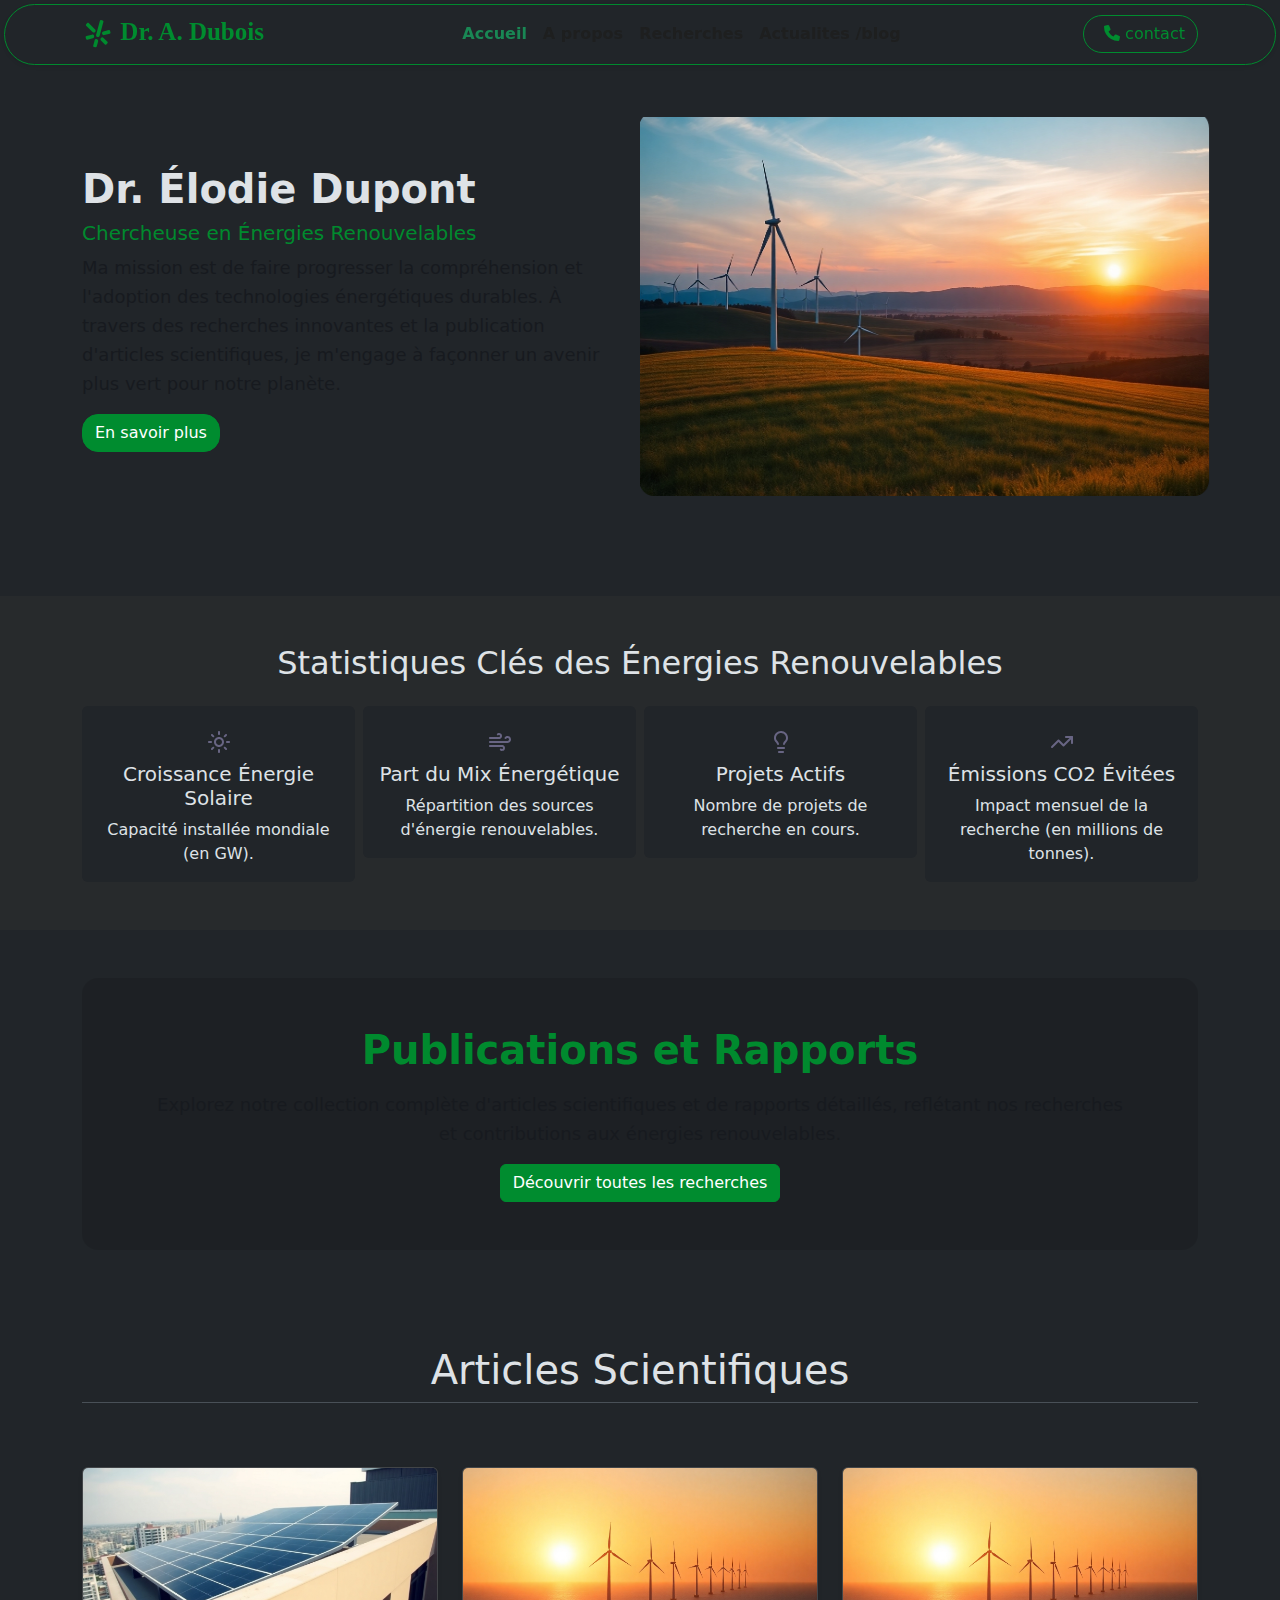
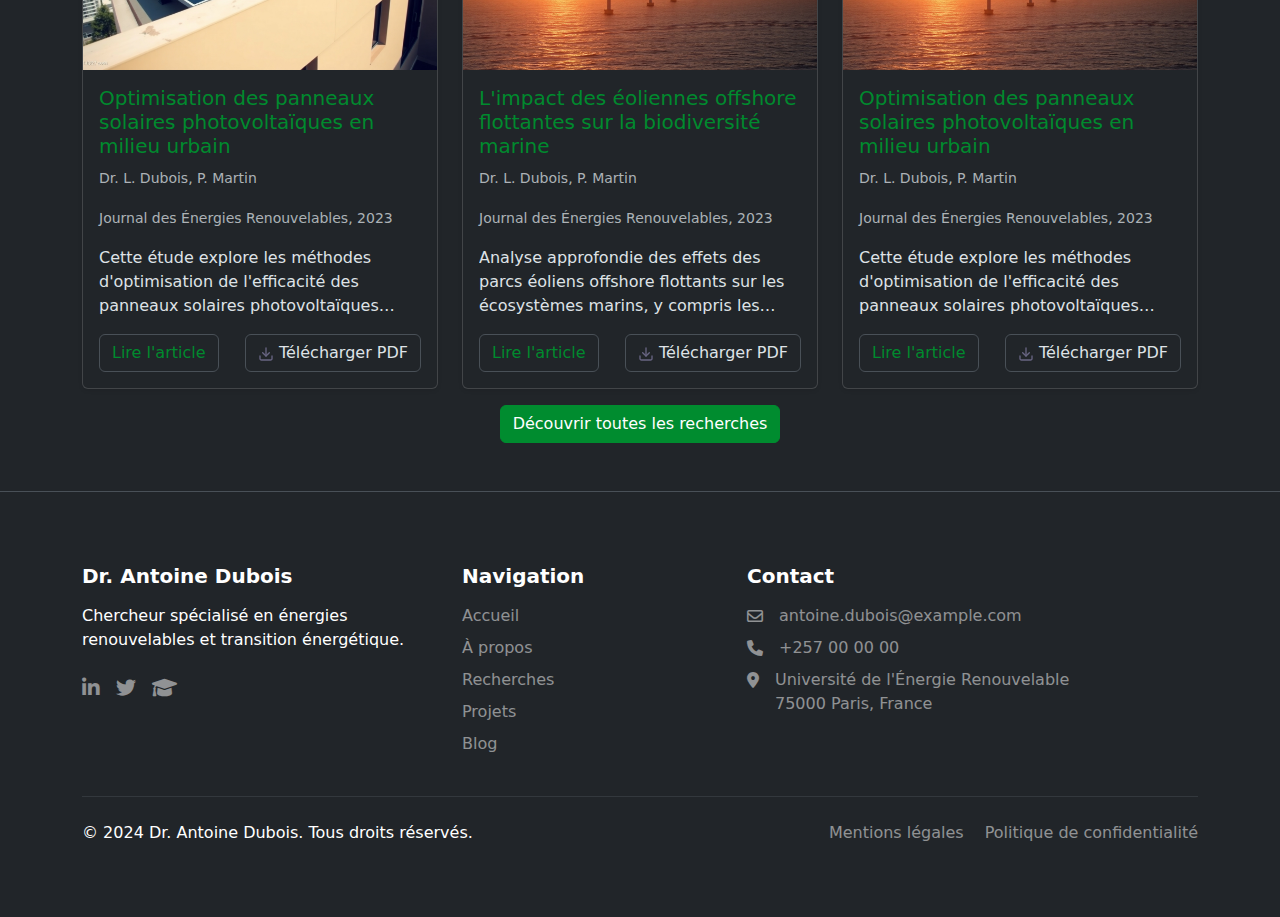
<file: index.html>
<!DOCTYPE html>
<html lang="fr" data-bs-theme="dark">

<head>
    <meta charset="UTF-8">
    <meta name="viewport" content="width=device-width, initial-scale=1.0">
    <link rel="shortcut icon" href="assets/img/logo.svg" type="image/x-icon">
    <!-- styles personnalises -->
    <link rel="stylesheet" href="assets/css/custom.css">
    <!-- styles -->
    <link href="assets/css/bootstrap.min.css" rel="stylesheet">


    <!-- Font Awesome -->
    <link href="https://cdnjs.cloudflare.com/ajax/libs/font-awesome/6.0.0/css/all.min.css" rel="stylesheet" />
    <!-- Google Fonts -->
    <link
        href="https://fonts.googleapis.com/css2?family=Playfair+Display:wght@700&family=Roboto:wght@400;700&display=swap"
        rel="stylesheet">
    <title>Dr. A. Dubois</title>
</head>

<body>

    <!-- navbar debut-->
    <nav class="navbar navbar-expand-lg shadow-sm navbar-light bg-body border border-success rounded-pill m-1 sticky-top">
        <div class="container">
            <a class="navbar-brand logo" href="#">
                <img class="image" src="assets/img/logo.svg"></img>
                <span class="text">Dr. A. Dubois</span>
            </a>

            <!-- Bouton -->
            <button class="navbar-toggler d-lg-none" type="button" data-bs-toggle="offcanvas"
                data-bs-target="#offcanvasNavbar">
                <i class="fa-solid fa-ellipsis-vertical fs-2"></i>
                <!-- <span class="navbar-toggler-icon" ></span> -->
            </button>

            <!-- Menu  -->

            <div class="d-none d-lg-flex text-center">

                <ul class="navbar-nav me-auto mb-2 mb-lg-0">
                    <li class="nav-item">
                        <a class="nav-link" href="index.html">Accueil</a>
                    </li>
                    <li class="nav-item">
                        <a class="nav-link" href="about.html">A propos</a>
                    </li>
                    <li class="nav-item">
                        <a href="publication.html" class="nav-link">Recherches</a>
                    </li>
                    <!-- <li class="nav-item">
                        <a href="projects.html" class="nav-link">Projects</a>
                    </li> -->
                    <li class="nav-item">
                        <a href="blog.html" class="nav-link">Actualites /blog</a>
                    </li>
                </ul>
            </div>
            <div class="d-none d-lg-flex">
                <a href="contact.html" class="btn btn-outline-success rounded-pill">
                    <i class="ms-2 fas fa-phone"></i>
                    contact
                    
                </a>
            </div>

            <!-- Offcanvas -->
            <div class="offcanvas offcanvas-end d-lg-none" tabindex="-1" id="offcanvasNavbar">
                <div class="offcanvas-header">
                    <h5 class="offcanvas-title">Menu</h5>
                    <button type="button" class="btn-close" data-bs-dismiss="offcanvas"></button>
                </div>
                <div class="offcanvas-body">
                    <ul class="navbar-nav">
                        <li class="nav-item">
                            <a class="nav-link active" href="index.html">Accueil</a>
                        </li>
                        <li class="nav-item">
                            <a class="nav-link" href="about.html">A propos</a>
                        </li>
                        <li class="nav-item">
                            <a href="publication.html" class="nav-link">Recherches</a>
                        </li>
                        <li class="nav-item">
                            <a href="projects.html" class="nav-link">Projects</a>
                        </li>
                        <li class="nav-item">
                            <a href="blog.html" class="nav-link">Actualites /blog</a>
                        </li>
                    </ul>
                    <div class="d-flex mt-3">
                        <a href="contact.html" class="btn btn-outline-success w-100">Contact</a>
                    </div>
                    <div class="position-absolute bottom-0">
                        <div class="d-flex justify-content-center">
                            <p class="" style="margin-left: 7rem;">Made by <a href="mailto:calvinmutimanwa9@gmail.com" target="_blank" class=" btn-link">calvindev</a> </p>
                        </div>
                        
                    </div>
                </div>
            </div>
        </div>
    </nav>
    <!-- navbar fin -->

    <!-- hero debut -->
    <section class="py-lg-5">
        <div class="container">
            <div class="row">
                <!-- image -->
                <div class="col-lg-6 d-lg-none d-md-flex justify-content-center mt-3">
                    <img src="assets/img/Selection.png" alt="hero-image" class="img-fluid">
                </div>
                <div class="col-lg-6 py-lg-5 py-3">
                    <h1 class="display-lg-4 fw-bold text-md-center text-lg-start">Dr. Élodie Dupont</h1>
                    <h5 class="text-success text-md-center text-lg-start">Chercheuse en Énergies Renouvelables</h5>
                    <p class="fs-18 text-md-center text-lg-start">Ma mission est de faire progresser la compréhension et l'adoption des technologies
                        énergétiques durables. À travers des recherches innovantes et la publication d'articles
                        scientifiques, je m'engage à façonner un avenir plus vert pour notre planète.</p>
                    <div class="d-md-flex justify-content-md-center justify-content-lg-start">
                        <button class="btn btn-success rounded-4">
                            En savoir plus
                        </button>
                    </div>
                </div>
                <!-- image -->
                <div class="col-lg-6 d-none d-lg-flex p-sm-0">
                    <img src="assets/img/Selection.png" alt="hero-image" class="img-fluid">
                </div>
            </div>
        </div>
    </section>
    <!-- hero fin -->

    <!-- statistiques debut -->
    <section class="statistique mt-5">
        <div class="container py-5">
            <div class="text-center">
                <h2>Statistiques Clés des Énergies Renouvelables</h2>
                <div class="row mt-3 g-2">
                    <div class="col-sm-3">
                        <div class="card border-0">
                            <div class="card-body">
                                <div class="d-block text-center align-items-center">
                                    <!-- <span class="fa-solid fa-sun fs-4 m-1"></span> -->
                                    <img src="assets/img/icons/icon-4.svg" class="m-2" alt="">
                                    <h5> Croissance Énergie Solaire</h5>
                                </div>
                                <!-- contenue -->
                                <p class="card-text">Capacité installée mondiale <br> (en GW).</p>
                            </div>
                        </div>
                    </div>
                    <div class="col-sm-3">
                        <div class="card border-0">
                            <div class="card-body">
                                <div class="d-block text-center align-items-center">
                                    <!-- <span class="fa-solid fa-sun fs-4 m-1"></span> -->
                                    <img src="assets/img/icons/icon-3.svg" class="m-2" alt="">
                                    <h5> Part du Mix Énergétique</h5>
                                </div>
                                <p class="card-text">Répartition des sources d'énergie renouvelables.</p>
                            </div>
                        </div>
                    </div>
                    <div class="col-sm-3">
                        <div class="card border-0">
                            <div class="card-body">
                                <div class="d-block text-center align-items-center">
                                    <!-- <span class="fa-solid fa-sun fs-4 m-1"></span> -->
                                    <img src="assets/img/icons/icon-1.svg" class="m-2" alt="">
                                    <h5> Projets Actifs</h5>
                                </div>
                                <p class="card-text">Nombre de projets de recherche en cours.</p>
                            </div>
                        </div>
                    </div>
                    <div class="col-sm-3">
                        <div class="card border-0">
                            <div class="card-body">
                                <div class="d-block text-center align-items-center">
                                    <!-- <span class="fa-solid fa-sun fs-4 m-1"></span> -->
                                    <img src="assets/img/icons/icons-2.svg" class="m-2" alt="">
                                    <h5>Émissions CO2 Évitées</h5>
                                </div>
                                <p class="card-text">Impact mensuel de la recherche (en millions de tonnes).</p>
                            </div>
                        </div>
                    </div>
                </div>
            </div>
        </div>
    </section>
    <!-- statistiques debut -->

    <!-- publications -->
    <section class="py-5">
        <div class="container">
            <div class="text-center p-3 py-lg-5 rounded-4 bg-publication">
                <div class=" text-success">
                    <h1 class="fw-semibold display-lg-5 mb-3">Publications et Rapports</h1>
                </div>
                <div class="px-lg-5 ">
                    <p class="fs-18 ">Explorez notre collection complète d'articles scientifiques et de rapports détaillés,
                        reflétant nos
                        recherches et contributions aux énergies renouvelables.
                    </p>
                </div>

                <div>
                    <a href="publication.html" class="btn btn-success">
                        Découvrir toutes les recherches
                    </a>
                </div>
            </div>
        </div>
    </section>
    <!-- publications -->

    <!-- articless -->
    <section class="py-5">
        <div class="container">
            <div class="text-center border-bottom">
                <h1 class="h1">Articles Scientifiques</h1>
            </div>
            <div class="row mt-5 gy-3">
                <div class="col-lg-4">
                    <div class="card  shadow-sm">
                        <img src="assets/img/articles/article-4.png" class="card-img-top" alt="...">
                        <div class="card-body">
                            <h5 class="card-title text-success">Optimisation des panneaux solaires photovoltaïques en
                                milieu urbain
                            </h5>
                            <p class="card-text">
                                <small class="text-muted">
                                    Dr. L. Dubois, P. Martin
                                </small>
                            </p>
                            <p class="card-text">
                                <small class="text-muted">Journal des Énergies Renouvelables,
                                    2023</small>
                            </p>


                            <p class="card-text line-clamp-3">Cette étude explore les méthodes d'optimisation de
                                l'efficacité des
                                panneaux solaires photovoltaïques intégrés aux infrastructures urbaines, en considérant
                                les contraintes d'ombrage et d'espace disponible</p>
                            <div class="d-flex justify-content-between">
                                <a href="" class="btn btn-outline lire-plus border text-success">
                                    Lire l'article
                                </a>
                                <button class="btn border">
                                    <img src="assets/img/icons/article.svg" alt="" class="icon">
                                    Télécharger PDF
                                </button>
                            </div>
                        </div>
                    </div>
                </div>
                <div class="col-lg-4">
                    <div class="card  shadow-sm">
                        <img src="assets/img/articles/article-1.png" class="card-img-top" alt="...">
                        <div class="card-body ">
                            <h5 class="card-title text-success">L'impact des éoliennes offshore flottantes sur la
                                biodiversité marine
                            </h5>
                            <p class="card-text">
                                <small class="text-muted">
                                    Dr. L. Dubois, P. Martin
                                </small>
                            </p>
                            <p class="card-text">
                                <small class="text-muted">Journal des Énergies Renouvelables,
                                    2023</small>
                            </p>


                            <p class="card-text line-clamp-3">Analyse approfondie des effets des parcs éoliens offshore
                                flottants sur
                                les écosystèmes marins, y compris les populations de poissons et les mammifères marins.
                                La recherche propose des stratégies d'atténuation pour minimiser les perturbations
                                écologiques tout en maximisant la production d'énergie.</p>
                            <div class="d-flex justify-content-between">
                                <a href="" class="btn btn-outline lire-plus border text-success">
                                    Lire l'article
                                </a>
                                <button class="btn border">
                                    <img src="assets/img/icons/article.svg" alt="" class="icon">
                                    Télécharger PDF
                                </button>
                            </div>
                        </div>
                    </div>
                </div>
                <div class="col-lg-4">
                    <div class="card  shadow-sm">
                        <img src="assets/img/articles/article-1.png" class="card-img-top" alt="...">
                        <div class="card-body">
                            <h5 class="card-title text-success">Optimisation des panneaux solaires photovoltaïques en
                                milieu urbain
                            </h5>
                            <p class="card-text">
                                <small class="text-muted">
                                    Dr. L. Dubois, P. Martin
                                </small>
                            </p>
                            <p class="card-text">
                                <small class="text-muted">Journal des Énergies Renouvelables,
                                    2023</small>
                            </p>


                            <p class="card-text line-clamp-3">Cette étude explore les méthodes d'optimisation de
                                l'efficacité des
                                panneaux solaires photovoltaïques intégrés aux infrastructures urbaines, en considérant
                                les contraintes d'ombrage et d'espace disponible</p>
                            <div class="d-flex justify-content-between">
                                <a href="" class="btn btn-outline lire-plus border text-success">
                                    Lire l'article
                                </a>
                                <button class="btn border">
                                    <img src="assets/img/icons/article.svg" alt="" class="icon">
                                    Télécharger PDF
                                </button>
                            </div>
                        </div>
                    </div>
                </div>
            </div>
            <div class="d-flex align-items-center justify-content-center mt-3">
                <a href="publication.html" class="btn btn-success">
                    Découvrir toutes les recherches
                </a>
            </div>
        </div>

    </section>
    <!-- acticles -->

    <!-- footer debut -->
  <footer class="bg-dark text-white py-5 border-top">
    <div class="container py-4">
        <div class="row g-4">
            <!-- Présentation -->
            <div class="col-lg-4">
                <h5 class="fw-bold mb-3">Dr. Antoine Dubois</h5>
                <p class="mb-4">Chercheur spécialisé en énergies renouvelables et transition énergétique.</p>
                <div class="d-flex gap-3">
                    <a href="#" class="text-white-50 hover-white" aria-label="LinkedIn">
                        <i class="fab fa-linkedin-in fa-lg"></i>
                    </a>
                    <a href="#" class="text-white-50 hover-white" aria-label="Twitter">
                        <i class="fab fa-twitter fa-lg"></i>
                    </a>
                    <a href="#" class="text-white-50 hover-white" aria-label="Google Scholar">
                        <i class="fas fa-graduation-cap fa-lg"></i>
                    </a>
                </div>
            </div>

            <!-- Liens rapides -->
            <div class="col-lg-2">
                <h5 class="fw-bold mb-3">Navigation</h5>
                <ul class="list-unstyled">
                    <li class="mb-2"><a href="index.html" class="text-white-50 text-decoration-none hover-white">Accueil</a></li>
                    <li class="mb-2"><a href="about.html" class="text-white-50 text-decoration-none hover-white">À propos</a></li>
                    <li class="mb-2"><a href="publication.html" class="text-white-50 text-decoration-none hover-white">Recherches</a></li>
                    <li class="mb-2"><a href="projects.html" class="text-white-50 text-decoration-none hover-white">Projets</a></li>
                    <li class="mb-2"><a href="blog.html" class="text-white-50 text-decoration-none hover-white">Blog</a></li>
                </ul>
            </div>

            <!-- Contact -->
            <div class="col-lg-5 offset-lg-1">
                <h5 class="fw-bold mb-3">Contact</h5>
                <ul class="list-unstyled">
                    <li class="mb-2">
                        <a href="mailto:antoine.dubois@example.com" class="text-white-50 text-decoration-none hover-white d-flex align-items-center">
                            <i class="far fa-envelope me-3"></i>
                            antoine.dubois@example.com
                        </a>
                    </li>
                    <li class="mb-2">
                        <a href="tel:+2570000000" class="text-white-50 text-decoration-none hover-white d-flex align-items-center">
                            <i class="fas fa-phone me-3"></i>
                            +257 00 00 00
                        </a>
                    </li>
                    <li class="mb-2">
                        <span class="text-white-50 d-flex align-items-start">
                            <i class="fas fa-map-marker-alt me-3 mt-1"></i>
                            Université de l'Énergie Renouvelable<br>75000 Paris, France
                        </span>
                    </li>
                </ul>
            </div>
        </div>
        
        <hr class="my-4 border-secondary">
        
        <div class="row align-items-center">
            <div class="col-md-6 text-center text-md-start">
                <p class="mb-0">© 2024 Dr. Antoine Dubois. Tous droits réservés.</p>
            </div>
            <div class="col-md-6 text-center text-md-end">
                <a href="mentions-legales.html" class="text-white-50 text-decoration-none hover-white me-3">Mentions légales</a>
                <a href="confidentialite.html" class="text-white-50 text-decoration-none hover-white">Politique de confidentialité</a>
            </div>
        </div>
    </div>
</footer>
    <!-- footer fin -->

    <!-- js -->
    <script src="assets/js/cusom.js"></script>
    <script src="assets/js/bootstrap.bundle.min.js"></script>
</body>

</html>
</file>
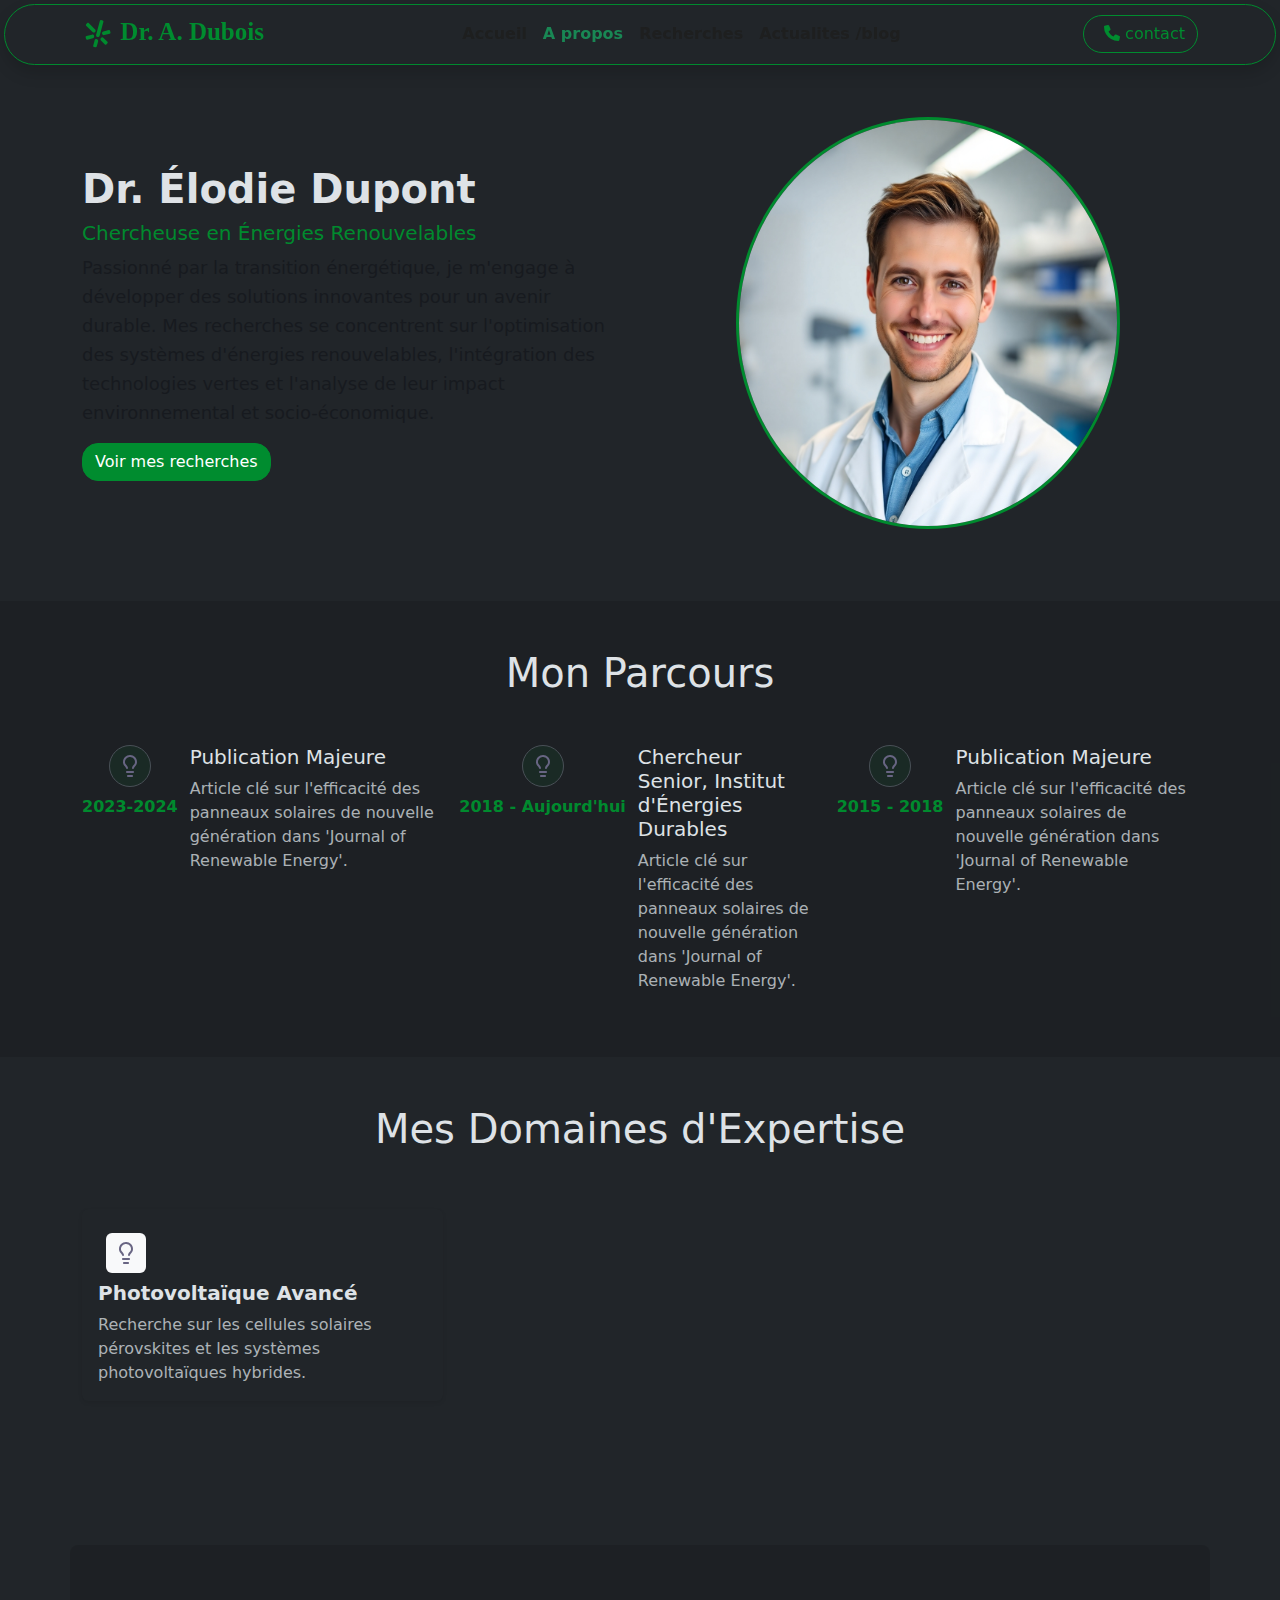
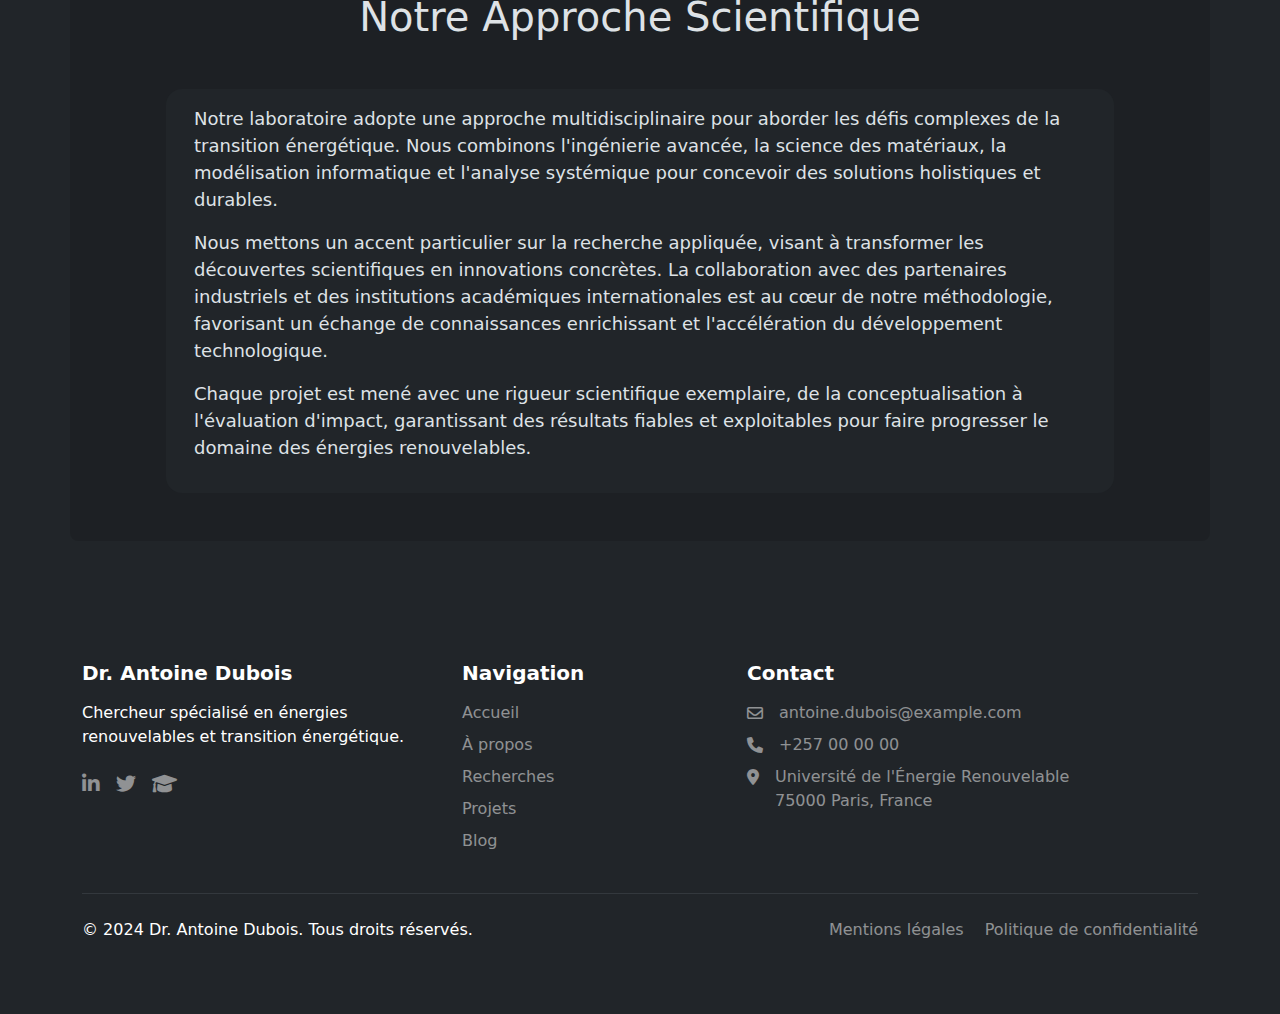
<file: about.html>
<!DOCTYPE html>
<html lang="fr" data-bs-theme="dark">

<head>
    <meta charset="UTF-8">
    <meta name="viewport" content="width=device-width, initial-scale=1.0">
    <link rel="shortcut icon" href="assets/img/logo.svg" type="image/x-icon">
    <!-- styles personnalises -->
    <link rel="stylesheet" href="assets/css/custom.css">
    <!-- styles -->
    <link href="assets/css/bootstrap.min.css" rel="stylesheet">


    <!-- Font Awesome -->
    <link href="https://cdnjs.cloudflare.com/ajax/libs/font-awesome/6.0.0/css/all.min.css" rel="stylesheet" />
    <!-- Google Fonts -->
    <link
        href="https://fonts.googleapis.com/css2?family=Playfair+Display:wght@700&family=Roboto:wght@400;700&display=swap"
        rel="stylesheet">
    <title>Dr. A. Dubois</title>
</head>

<body>

    <!-- navbar debut-->
    <nav class="navbar navbar-expand-lg shadow navbar-light bg-body border border-success rounded-pill m-1 sticky-top">
        <div class="container ">
            <a class="navbar-brand logo" href="#">
                <img class="image" src="assets/img/logo.svg"></img>
                <span class="text">Dr. A. Dubois</span>
            </a>

            <!-- Bouton -->
            <button class="navbar-toggler d-lg-none" type="button" data-bs-toggle="offcanvas"
                data-bs-target="#offcanvasNavbar">
                <i class="fa-solid fa-ellipsis-vertical fs-2"></i>
                <!-- <span class="navbar-toggler-icon" ></span> -->
            </button>

            <!-- Menu  -->

            <div class="d-none d-lg-flex text-center">

                <ul class="navbar-nav me-auto mb-2 mb-lg-0">
                    <li class="nav-item">
                        <a class="nav-link" href="index.html">Accueil</a>
                    </li>
                    <li class="nav-item">
                        <a class="nav-link" href="about.html">A propos</a>
                    </li>
                    <li class="nav-item">
                        <a href="publication.html" class="nav-link">Recherches</a>
                    </li>
                    <!-- <li class="nav-item">
                        <a href="projects.html" class="nav-link">Projects</a>
                    </li> -->
                    <li class="nav-item">
                        <a href="blog.html" class="nav-link">Actualites /blog</a>
                    </li>
                </ul>
            </div>
            <div class="d-none d-lg-flex">
                <a href="contact.html" class="btn btn-outline-success rounded-pill">
                    <i class="ms-2 fas fa-phone"></i>
                    contact
                    
                </a>
            </div>

            <!-- Offcanvas -->
            <div class="offcanvas offcanvas-end d-lg-none" tabindex="-1" id="offcanvasNavbar">
                <div class="offcanvas-header">
                    <h5 class="offcanvas-title">Menu</h5>
                    <button type="button" class="btn-close" data-bs-dismiss="offcanvas"></button>
                </div>
                <div class="offcanvas-body">
                    <ul class="navbar-nav">
                        <li class="nav-item">
                            <a class="nav-link active" href="index.html">Accueil</a>
                        </li>
                        <li class="nav-item">
                            <a class="nav-link" href="about.html">A propos</a>
                        </li>
                        <li class="nav-item">
                            <a href="publication.html" class="nav-link">Recherches</a>
                        </li>
                        <li class="nav-item">
                            <a href="projects.html" class="nav-link">Projects</a>
                        </li>
                        <li class="nav-item">
                            <a href="blog.html" class="nav-link">Actualites /blog</a>
                        </li>
                    </ul>
                    <div class="d-flex mt-3">
                        <a href="contact.html" class="btn btn-outline-success w-100">Contact</a>
                    </div>
                    <div class="position-absolute bottom-0">
                        <div class="d-flex justify-content-center">
                            <p class="" style="margin-left: 7rem;">Made by <a href="mailto:calvinmutimanwa9@gmail.com" target="_blank" class=" btn-link">calvindev</a> </p>
                        </div>
                        
                    </div>
                </div>
            </div>
        </div>
    </nav>
    <!-- navbar fin -->

    <!-- hero debut -->
    <section class="py-lg-5">
        <div class="container">
            <div class="row gx-lg-5">

                <div class="col-lg-6 ps-lg-5  mt-3 d-flex d-lg-none justify-content-center ">
                    <img src="assets/img/hero.png" alt="hero-image" width="384px"
                        class="img-fluid border border-3 border-success ms-lg-5 rounded-circle">
                </div>
                <div class="col-lg-6 py-lg-5 py-3">
                    <h1 class="display-lg-4 fw-bold text-center text-lg-start">Dr. Élodie Dupont</h1>
                    <h5 class="text-success">Chercheuse en Énergies Renouvelables</h5>
                    <p class="fs-18">Passionné par la transition énergétique, je m'engage à développer des solutions
                        innovantes pour un avenir durable. Mes recherches se concentrent sur l'optimisation des systèmes
                        d'énergies renouvelables, l'intégration des technologies vertes et l'analyse de leur impact
                        environnemental et socio-économique.</p>
                    <div>
                        <button class="btn btn-success rounded-4 ">
                            Voir mes recherches
                        </button>
                    </div>
                </div>
                <!-- image -->
                <div class="col-lg-6 ps-lg-5 d-none d-lg-flex">
                    <img src="assets/img/hero.png" alt="hero-image" width="384px"
                        class="img-fluid border border-3 border-success ms-lg-5 rounded-circle">
                </div>
            </div>
        </div>
    </section>
    <!-- hero fin -->

    <!-- parcours -->
    <section class="py-lg-5 mt-4 bg-publication">
        <div class="container">
            <div class="text-center mb-5">
                <h1 class="fw-medium">Mon Parcours</h1>
            </div>
            <div class="row g-3">
                <div class="col-lg-4">
                    <div class="d-flex">
                        <div class="col-lg-auto">
                            <div class="d-flex align-items-center justify-content-center mb-2">
                                <img style="background: #008C2F1A;" src="assets/img/icons/icon-1.svg" alt=""
                                    class="border p-2 rounded-circle">
                            </div>
                            <span class="text-success fw-semibold mt-3">2023-2024</span>
                        </div>
                        <div class="col-lg ms-1 px-2">
                            <h5 class="fw-medium">Publication Majeure</h5>
                            <p class="text-muted">
                                Article clé sur l'efficacité des panneaux solaires de nouvelle génération dans 'Journal
                                of Renewable Energy'.
                            </p>
                        </div>
                    </div>
                </div>
                <!-- parcours data -->
                <div class="col-lg-4">
                    <div class="d-flex">
                        <div class="col-lg-auto">
                            <div class="d-flex align-items-center justify-content-center mb-2">
                                <img style="background: #008C2F1A;" src="assets/img/icons/icon-1.svg" alt=""
                                    class="border p-2 rounded-circle">
                            </div>
                            <span class="text-success fw-semibold mt-2 text-center">2018 - Aujourd'hui</span>
                        </div>
                        <div class="col-lg ms-1 px-2">
                            <h5 class="fw-medium ">Chercheur Senior, Institut d'Énergies Durables</h5>
                            <p class="text-muted">
                                Article clé sur l'efficacité des panneaux solaires de nouvelle génération dans 'Journal
                                of Renewable Energy'.
                            </p>
                        </div>
                    </div>
                </div>
                <!-- parcours data -->
                <div class="col-lg-4">
                    <div class="d-flex">
                        <div class="col-auto">
                            <div class="d-flex align-items-center justify-content-center mb-2">
                                <img style="background: #008C2F1A;" src="assets/img/icons/icon-1.svg" alt=""
                                    class="border p-2 rounded-circle">
                            </div>
                            <span class="text-success fw-semibold mt-2">2015 - 2018</span>
                        </div>
                        <div class="col ms-1 px-2">
                            <h5 class="fw-medium">Publication Majeure</h5>
                            <p class="text-muted">
                                Article clé sur l'efficacité des panneaux solaires de nouvelle génération dans 'Journal
                                of Renewable Energy'.
                            </p>
                        </div>
                    </div>
                </div>
                <!-- parcours data -->



            </div>
        </div>
    </section>
    <!-- parcours -->

    <!-- mes dommaines -->
    <section class="py-5">
        <div class="container">
            <div class="text-center">
                <h1>Mes Domaines d'Expertise</h1>
            </div>
            <div class="row g-3 py-lg-5">
                <div class="col-lg-4">
                    <div class="card border-0   shadow-sm">
                        <div class="card-body">
                            <div class="p-2 d-flex ">
                                <img src="assets/img/icons/icon-1.svg" class="p-2 rounded bg-light" alt="domaine">
                            </div>
                            <h5 class="card-title fw-semibold">Photovoltaïque Avancé</h5>
                            <p class="card-text text-muted">Recherche sur les cellules solaires pérovskites et les
                                systèmes
                                photovoltaïques hybrides.
                            </p>

                        </div>
                    </div>
                </div>
            </div>
        </div>
    </section>
    <!-- mes dommaines -->

    <!-- approche scientifique -->
    <section class="py-5 ">
        <div class="container bg-publication p-lg-5 p-3 rounded-3">
            <div class="text-center">
                <h1>Notre Approche Scientifique</h1>
            </div>
            <div class="row mx-lg-5 mx-1 mt-lg-5 mt-3 bg-body rounded-4 p-3">
                <div class="col-sm-12">
                    <div class="">
                        <p class="fs-5px">
                            Notre laboratoire adopte une approche multidisciplinaire pour aborder les défis complexes de
                            la transition énergétique. Nous combinons l'ingénierie avancée, la science des matériaux, la
                            modélisation informatique et l'analyse systémique pour concevoir des solutions holistiques
                            et durables.
                        </p>
                        <p class="fs-5px">Nous mettons un accent particulier sur la recherche appliquée, visant à
                            transformer les
                            découvertes scientifiques en innovations concrètes. La collaboration avec des partenaires
                            industriels et des institutions académiques internationales est au cœur de notre
                            méthodologie, favorisant un échange de connaissances enrichissant et l'accélération du
                            développement technologique.
                        </p>
                        <p class="fs-5px">
                            Chaque projet est mené avec une rigueur scientifique exemplaire, de la conceptualisation à
                            l'évaluation d'impact, garantissant des résultats fiables et exploitables pour faire
                            progresser le domaine des énergies renouvelables.
                        </p>
                    </div>
                </div>
            </div>
        </div>
    </section>
    <!-- apprroche scientifique -->

    <!-- footer debut -->
  <footer class="bg-dark text-white py-5">
    <div class="container py-4">
        <div class="row g-4">
            <!-- Présentation -->
            <div class="col-lg-4">
                <h5 class="fw-bold mb-3">Dr. Antoine Dubois</h5>
                <p class="mb-4">Chercheur spécialisé en énergies renouvelables et transition énergétique.</p>
                <div class="d-flex gap-3">
                    <a href="#" class="text-white-50 hover-white" aria-label="LinkedIn">
                        <i class="fab fa-linkedin-in fa-lg"></i>
                    </a>
                    <a href="#" class="text-white-50 hover-white" aria-label="Twitter">
                        <i class="fab fa-twitter fa-lg"></i>
                    </a>
                    <a href="#" class="text-white-50 hover-white" aria-label="Google Scholar">
                        <i class="fas fa-graduation-cap fa-lg"></i>
                    </a>
                </div>
            </div>

            <!-- Liens rapides -->
            <div class="col-lg-2">
                <h5 class="fw-bold mb-3">Navigation</h5>
                <ul class="list-unstyled">
                    <li class="mb-2"><a href="index.html" class="text-white-50 text-decoration-none hover-white">Accueil</a></li>
                    <li class="mb-2"><a href="about.html" class="text-white-50 text-decoration-none hover-white">À propos</a></li>
                    <li class="mb-2"><a href="publication.html" class="text-white-50 text-decoration-none hover-white">Recherches</a></li>
                    <li class="mb-2"><a href="projects.html" class="text-white-50 text-decoration-none hover-white">Projets</a></li>
                    <li class="mb-2"><a href="blog.html" class="text-white-50 text-decoration-none hover-white">Blog</a></li>
                </ul>
            </div>

            <!-- Contact -->
            <div class="col-lg-5 offset-lg-1">
                <h5 class="fw-bold mb-3">Contact</h5>
                <ul class="list-unstyled">
                    <li class="mb-2">
                        <a href="mailto:antoine.dubois@example.com" class="text-white-50 text-decoration-none hover-white d-flex align-items-center">
                            <i class="far fa-envelope me-3"></i>
                            antoine.dubois@example.com
                        </a>
                    </li>
                    <li class="mb-2">
                        <a href="tel:+2570000000" class="text-white-50 text-decoration-none hover-white d-flex align-items-center">
                            <i class="fas fa-phone me-3"></i>
                            +257 00 00 00
                        </a>
                    </li>
                    <li class="mb-2">
                        <span class="text-white-50 d-flex align-items-start">
                            <i class="fas fa-map-marker-alt me-3 mt-1"></i>
                            Université de l'Énergie Renouvelable<br>75000 Paris, France
                        </span>
                    </li>
                </ul>
            </div>
        </div>
        
        <hr class="my-4 border-secondary">
        
        <div class="row align-items-center">
            <div class="col-md-6 text-center text-md-start">
                <p class="mb-0">© 2024 Dr. Antoine Dubois. Tous droits réservés.</p>
            </div>
            <div class="col-md-6 text-center text-md-end">
                <a href="mentions-legales.html" class="text-white-50 text-decoration-none hover-white me-3">Mentions légales</a>
                <a href="confidentialite.html" class="text-white-50 text-decoration-none hover-white">Politique de confidentialité</a>
            </div>
        </div>
    </div>
</footer>
    <!-- footer fin -->

    <!-- js -->
    <script src="assets/js/cusom.js"></script>
    <script src="assets/js/bootstrap.bundle.min.js"></script>
</body>

</html>
</file>
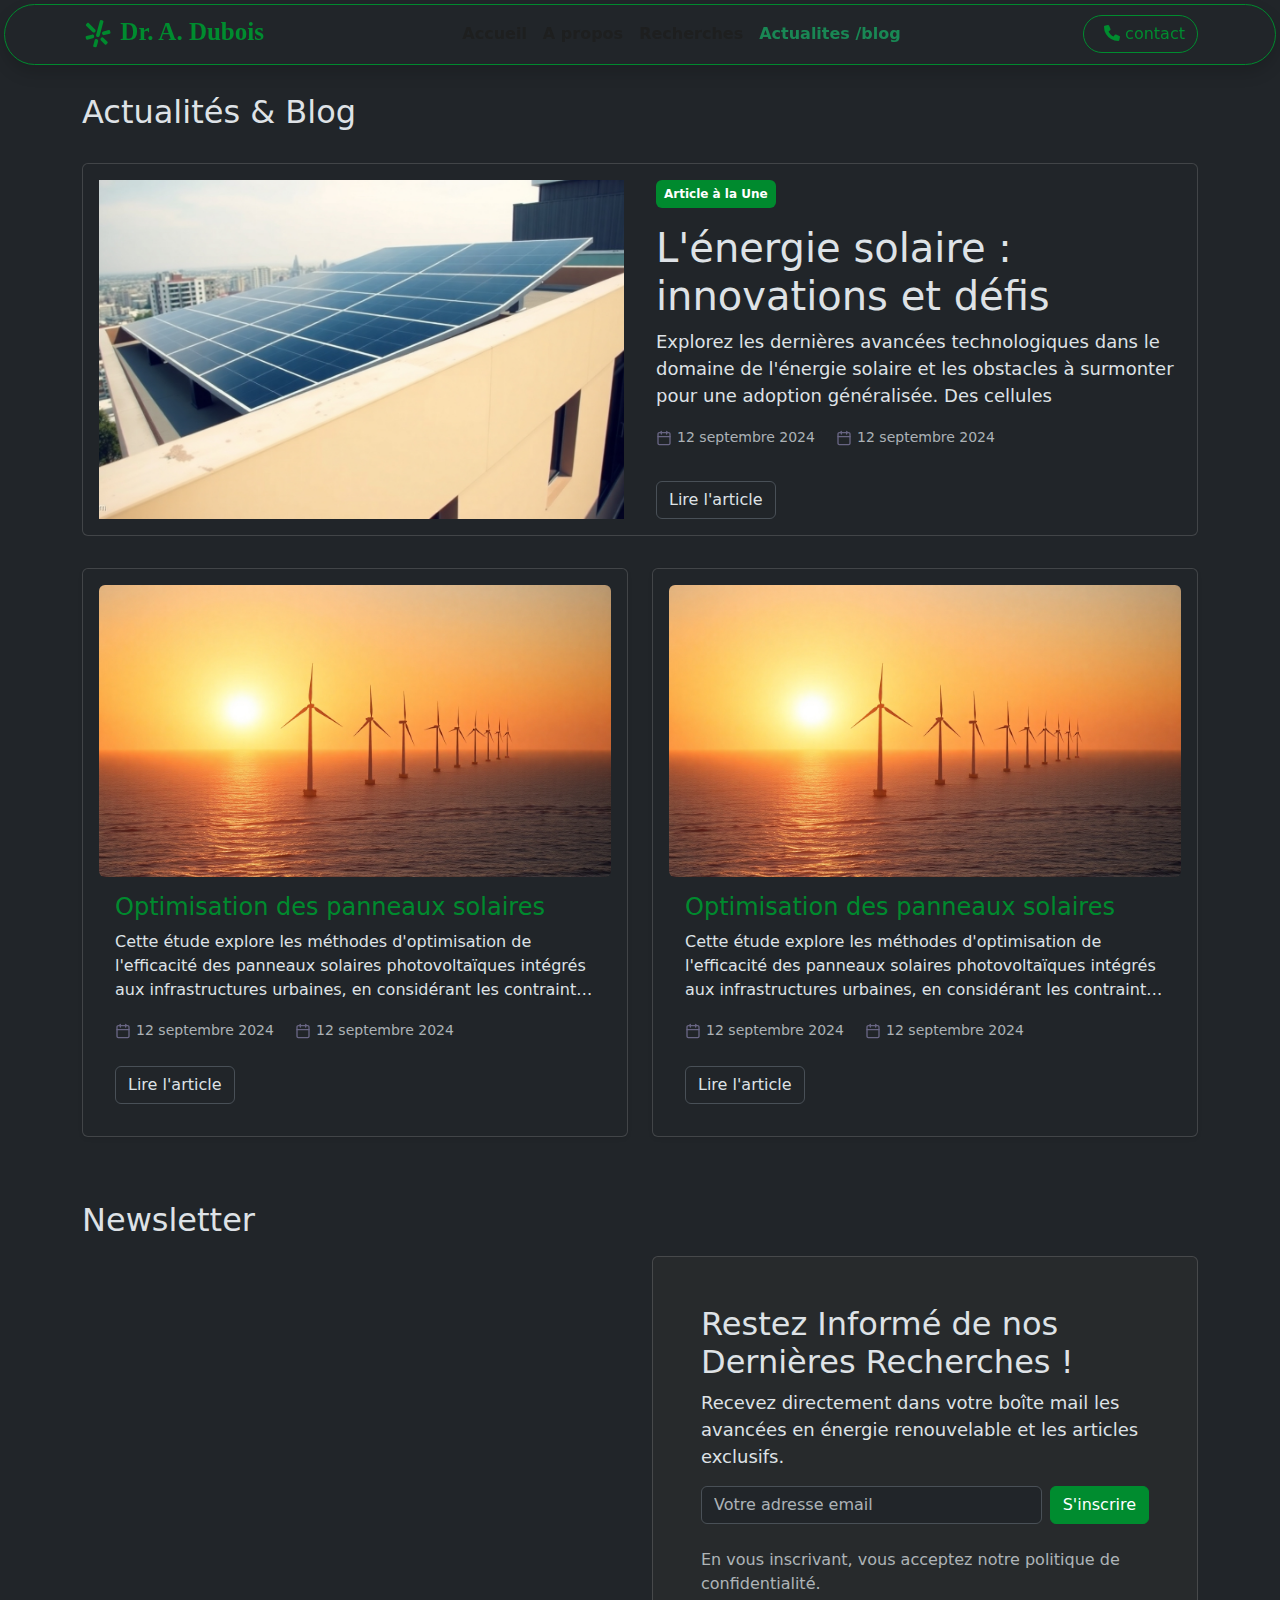
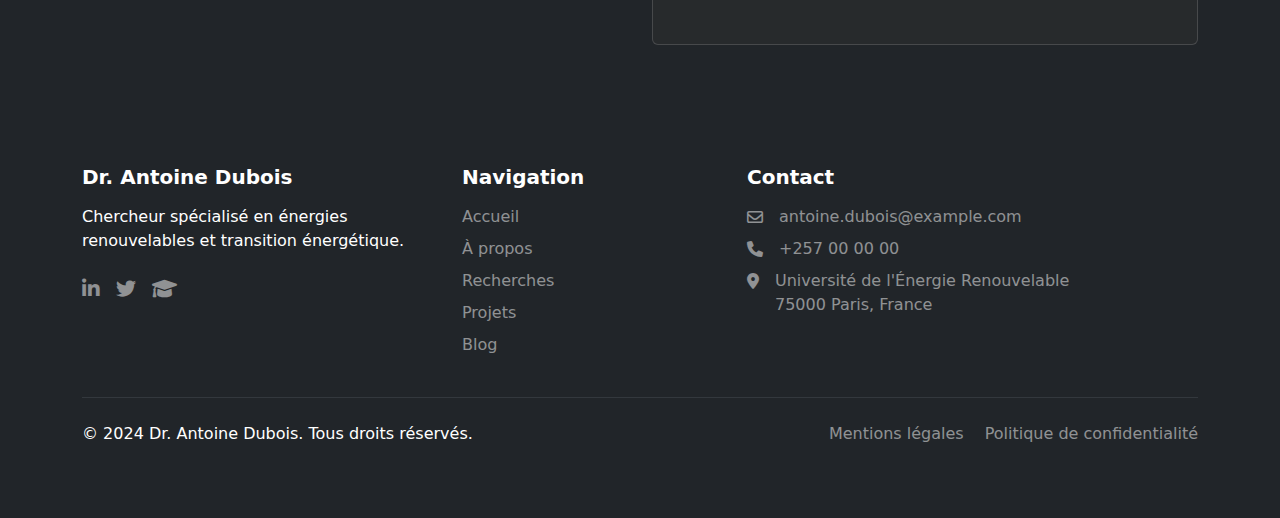
<file: blog.html>
<!DOCTYPE html>
<html lang="fr" data-bs-theme="dark">

<head>
    <meta charset="UTF-8">
    <meta name="viewport" content="width=device-width, initial-scale=1.0">
    <link rel="shortcut icon" href="assets/img/logo.svg" type="image/x-icon">
    <!-- styles personnalises -->
    <link rel="stylesheet" href="assets/css/custom.css">
    <!-- styles -->
    <link href="assets/css/bootstrap.min.css" rel="stylesheet">


    <!-- Font Awesome -->
    <link href="https://cdnjs.cloudflare.com/ajax/libs/font-awesome/6.0.0/css/all.min.css" rel="stylesheet" />
    <!-- Google Fonts -->
    <link
        href="https://fonts.googleapis.com/css2?family=Playfair+Display:wght@700&family=Roboto:wght@400;700&display=swap"
        rel="stylesheet">
    <title>Dr. A. Dubois</title>
</head>

<body>

    <!-- navbar debut-->
    <nav class="navbar navbar-expand-lg shadow navbar-light bg-body border border-success rounded-pill m-1 sticky-top">
        <div class="container ">
            <a class="navbar-brand logo" href="#">
                <img class="image" src="assets/img/logo.svg"></img>
                <span class="text">Dr. A. Dubois</span>
            </a>

            <!-- Bouton -->
            <button class="navbar-toggler d-lg-none" type="button" data-bs-toggle="offcanvas"
                data-bs-target="#offcanvasNavbar">
                <i class="fa-solid fa-ellipsis-vertical fs-2"></i>
                <!-- <span class="navbar-toggler-icon" ></span> -->
            </button>

            <!-- Menu  -->

            <div class="d-none d-lg-flex text-center">

                <ul class="navbar-nav me-auto mb-2 mb-lg-0">
                    <li class="nav-item">
                        <a class="nav-link" href="index.html">Accueil</a>
                    </li>
                    <li class="nav-item">
                        <a class="nav-link" href="about.html">A propos</a>
                    </li>
                    <li class="nav-item">
                        <a href="publication.html" class="nav-link">Recherches</a>
                    </li>
                    <!-- <li class="nav-item">
                        <a href="projects.html" class="nav-link">Projects</a>
                    </li> -->
                    <li class="nav-item">
                        <a href="blog.html" class="nav-link">Actualites /blog</a>
                    </li>
                </ul>
            </div>
            <div class="d-none d-lg-flex">
                <a href="contact.html" class="btn btn-outline-success rounded-pill">
                    <i class="ms-2 fas fa-phone"></i>
                    contact
                    
                </a>
            </div>

            <!-- Offcanvas -->
            <div class="offcanvas offcanvas-end d-lg-none" tabindex="-1" id="offcanvasNavbar">
                <div class="offcanvas-header">
                    <h5 class="offcanvas-title">Menu</h5>
                    <button type="button" class="btn-close" data-bs-dismiss="offcanvas"></button>
                </div>
                <div class="offcanvas-body">
                    <ul class="navbar-nav">
                        <li class="nav-item">
                            <a class="nav-link active" href="index.html">Accueil</a>
                        </li>
                        <li class="nav-item">
                            <a class="nav-link" href="about.html">A propos</a>
                        </li>
                        <li class="nav-item">
                            <a href="publication.html" class="nav-link">Recherches</a>
                        </li>
                        <li class="nav-item">
                            <a href="projects.html" class="nav-link">Projects</a>
                        </li>
                        <li class="nav-item">
                            <a href="blog.html" class="nav-link">Actualites /blog</a>
                        </li>
                    </ul>
                    <div class="d-flex mt-3">
                        <a href="contact.html" class="btn btn-outline-success w-100">Contact</a>
                    </div>
                    <div class="position-absolute bottom-0">
                        <div class="d-flex justify-content-center">
                            <p class="" style="margin-left: 7rem;">Made by <a href="mailto:calvinmutimanwa9@gmail.com" target="_blank" class=" btn-link">calvindev</a> </p>
                        </div>
                        
                    </div>
                </div>
            </div>
        </div>
    </nav>
    <!-- navbar fin -->

    <!-- breadcrumb -->
    <div class="container">
        <div class="py-4">
            <h2>Actualités & Blog</h2>
        </div>
    </div>

    <!-- a la une -->
    <section class="">
        <div class="container">

            <div class="card mb-3">
                <div class="row g-0">
                    <div class="col-md-6 p-3">
                        <img src="assets/img/articles/article-4.png" class="img-fluid h-100 object-fit-cover" alt="Innovations en énergie solaire">
                    </div>
                    <div class="col-md-6">
                        <div class="card-body">
                            <span class="badge bg-success mb-3 p-2">Article à la Une</span>
                            <h1 class="card-title">L'énergie solaire : innovations et défis</h1>
                            <p class="card-text fs-5px">Explorez les dernières avancées technologiques dans le domaine
                                de
                                l'énergie solaire et les obstacles à surmonter pour une adoption généralisée. Des
                                cellules</p>
                            <p class="card-text">
                                <span class="me-3">
                                    <small><img src="assets/img/icons/icon-5.svg" class="icon" alt=""></small>
                                    <small class="text-muted">12 septembre 2024</small>
                                </span>
                                <span>
                                    <small><img src="assets/img/icons/icon-5.svg" class="icon" alt=""></small>
                                    <small class="text-muted">12 septembre 2024</small>
                                </span>
                            </p>
                            <div>
                                <a href="" class="mt-3 btn btn-outline lire-plus border">
                                    Lire l'article
                                </a>
                            </div>
                        </div>
                    </div>


                </div>
            </div>

        </div>
    </section>
    <!-- a la une -->

    <section class="py-3">
        <div class="container">
            <div class="row">
                <div class="col-lg-6">
                    <div class="card p-3 shadow-sm">
                        <img src="assets/img/articles/article-1.png" class="img-fluid rounded" alt="...">
                        <div class="card-body">
                            <h4 class="card-title text-success">Optimisation des panneaux solaires
                            </h4>
                            <p class="card-text line-clamp-3">Cette étude explore les méthodes d'optimisation de
                                l'efficacité des
                                panneaux solaires photovoltaïques intégrés aux infrastructures urbaines, en considérant
                                les contraintes d'ombrage et d'espace disponible</p>
                            <p class="card-text">
                                <span class="me-3">
                                    <small><img src="assets/img/icons/icon-5.svg" class="icon" alt=""></small>
                                    <small class="text-muted">12 septembre 2024</small>
                                </span>
                                <span>
                                    <small><img src="assets/img/icons/icon-5.svg" class="icon" alt=""></small>
                                    <small class="text-muted">12 septembre 2024</small>
                                </span>
                            </p>
                            <div>
                                <a href="" class="mt-2  btn btn-outline lire-plus border">
                                    Lire l'article
                                </a>
                            </div>
                        </div>
                    </div>
                </div>

                <div class="col-lg-6">
                    <div class="card p-3 shadow-sm">
                        <img src="assets/img/articles/article-1.png" class="img-fluid rounded" alt="...">
                        <div class="card-body">
                            <h4 class="card-title text-success">Optimisation des panneaux solaires
                            </h4>
                            <p class="card-text line-clamp-3">Cette étude explore les méthodes d'optimisation de
                                l'efficacité des
                                panneaux solaires photovoltaïques intégrés aux infrastructures urbaines, en considérant
                                les contraintes d'ombrage et d'espace disponible</p>
                            <p class="card-text">
                                <span class="me-3">
                                    <small><img src="assets/img/icons/icon-5.svg" class="icon" alt=""></small>
                                    <small class="text-muted">12 septembre 2024</small>
                                </span>
                                <span>
                                    <small><img src="assets/img/icons/icon-5.svg" class="icon" alt=""></small>
                                    <small class="text-muted">12 septembre 2024</small>
                                </span>
                            </p>
                            <div>
                                <a href="" class="mt-2  btn btn-outline lire-plus border">
                                    Lire l'article
                                </a>
                            </div>
                        </div>
                    </div>
                </div>
            </div>
        </div>
    </section>

    <!-- newsletter -->
    <section class="py-5">
        <div class="container">
            <h2>Newsletter</h2>
            <div class="row mt-3 justify-content-end ">
                <div class="col-lg-6 ">
                    <div class="card p-5 statistique">
                        <h2 class="card-title">Restez Informé de nos Dernières Recherches !</h5>
                            <p class="card-text fs-5px">
                                Recevez directement dans votre boîte mail les avancées en énergie renouvelable et les
                                articles exclusifs.
                            </p>
                            <div class="d-flex gap-2">
                                <input type="text" class="form-control  " placeholder="Votre adresse email">
                                <button class="btn btn-success">S'inscrire</button>
                            </div>
                            <p class="card-text text-muted mt-4">En vous inscrivant, vous acceptez notre politique de
                                confidentialité.</p>
                    </div>
                </div>
            </div>
        </div>
    </section>
    <!-- newsletter -->

    <!-- footer debut -->
  <footer class="bg-dark text-white py-5">
    <div class="container py-4">
        <div class="row g-4">
            <!-- Présentation -->
            <div class="col-lg-4">
                <h5 class="fw-bold mb-3">Dr. Antoine Dubois</h5>
                <p class="mb-4">Chercheur spécialisé en énergies renouvelables et transition énergétique.</p>
                <div class="d-flex gap-3">
                    <a href="#" class="text-white-50 hover-white" aria-label="LinkedIn">
                        <i class="fab fa-linkedin-in fa-lg"></i>
                    </a>
                    <a href="#" class="text-white-50 hover-white" aria-label="Twitter">
                        <i class="fab fa-twitter fa-lg"></i>
                    </a>
                    <a href="#" class="text-white-50 hover-white" aria-label="Google Scholar">
                        <i class="fas fa-graduation-cap fa-lg"></i>
                    </a>
                </div>
            </div>

            <!-- Liens rapides -->
            <div class="col-lg-2">
                <h5 class="fw-bold mb-3">Navigation</h5>
                <ul class="list-unstyled">
                    <li class="mb-2"><a href="index.html" class="text-white-50 text-decoration-none hover-white">Accueil</a></li>
                    <li class="mb-2"><a href="about.html" class="text-white-50 text-decoration-none hover-white">À propos</a></li>
                    <li class="mb-2"><a href="publication.html" class="text-white-50 text-decoration-none hover-white">Recherches</a></li>
                    <li class="mb-2"><a href="projects.html" class="text-white-50 text-decoration-none hover-white">Projets</a></li>
                    <li class="mb-2"><a href="blog.html" class="text-white-50 text-decoration-none hover-white">Blog</a></li>
                </ul>
            </div>

            <!-- Contact -->
            <div class="col-lg-5 offset-lg-1">
                <h5 class="fw-bold mb-3">Contact</h5>
                <ul class="list-unstyled">
                    <li class="mb-2">
                        <a href="mailto:antoine.dubois@example.com" class="text-white-50 text-decoration-none hover-white d-flex align-items-center">
                            <i class="far fa-envelope me-3"></i>
                            antoine.dubois@example.com
                        </a>
                    </li>
                    <li class="mb-2">
                        <a href="tel:+2570000000" class="text-white-50 text-decoration-none hover-white d-flex align-items-center">
                            <i class="fas fa-phone me-3"></i>
                            +257 00 00 00
                        </a>
                    </li>
                    <li class="mb-2">
                        <span class="text-white-50 d-flex align-items-start">
                            <i class="fas fa-map-marker-alt me-3 mt-1"></i>
                            Université de l'Énergie Renouvelable<br>75000 Paris, France
                        </span>
                    </li>
                </ul>
            </div>
        </div>
        
        <hr class="my-4 border-secondary">
        
        <div class="row align-items-center">
            <div class="col-md-6 text-center text-md-start">
                <p class="mb-0">© 2024 Dr. Antoine Dubois. Tous droits réservés.</p>
            </div>
            <div class="col-md-6 text-center text-md-end">
                <a href="mentions-legales.html" class="text-white-50 text-decoration-none hover-white me-3">Mentions légales</a>
                <a href="confidentialite.html" class="text-white-50 text-decoration-none hover-white">Politique de confidentialité</a>
            </div>
        </div>
    </div>
</footer>
    <!-- footer fin -->

    <!-- js -->
    <script src="assets/js/cusom.js"></script>
    <script src="assets/js/bootstrap.bundle.min.js"></script>
</body>

</html>
</file>
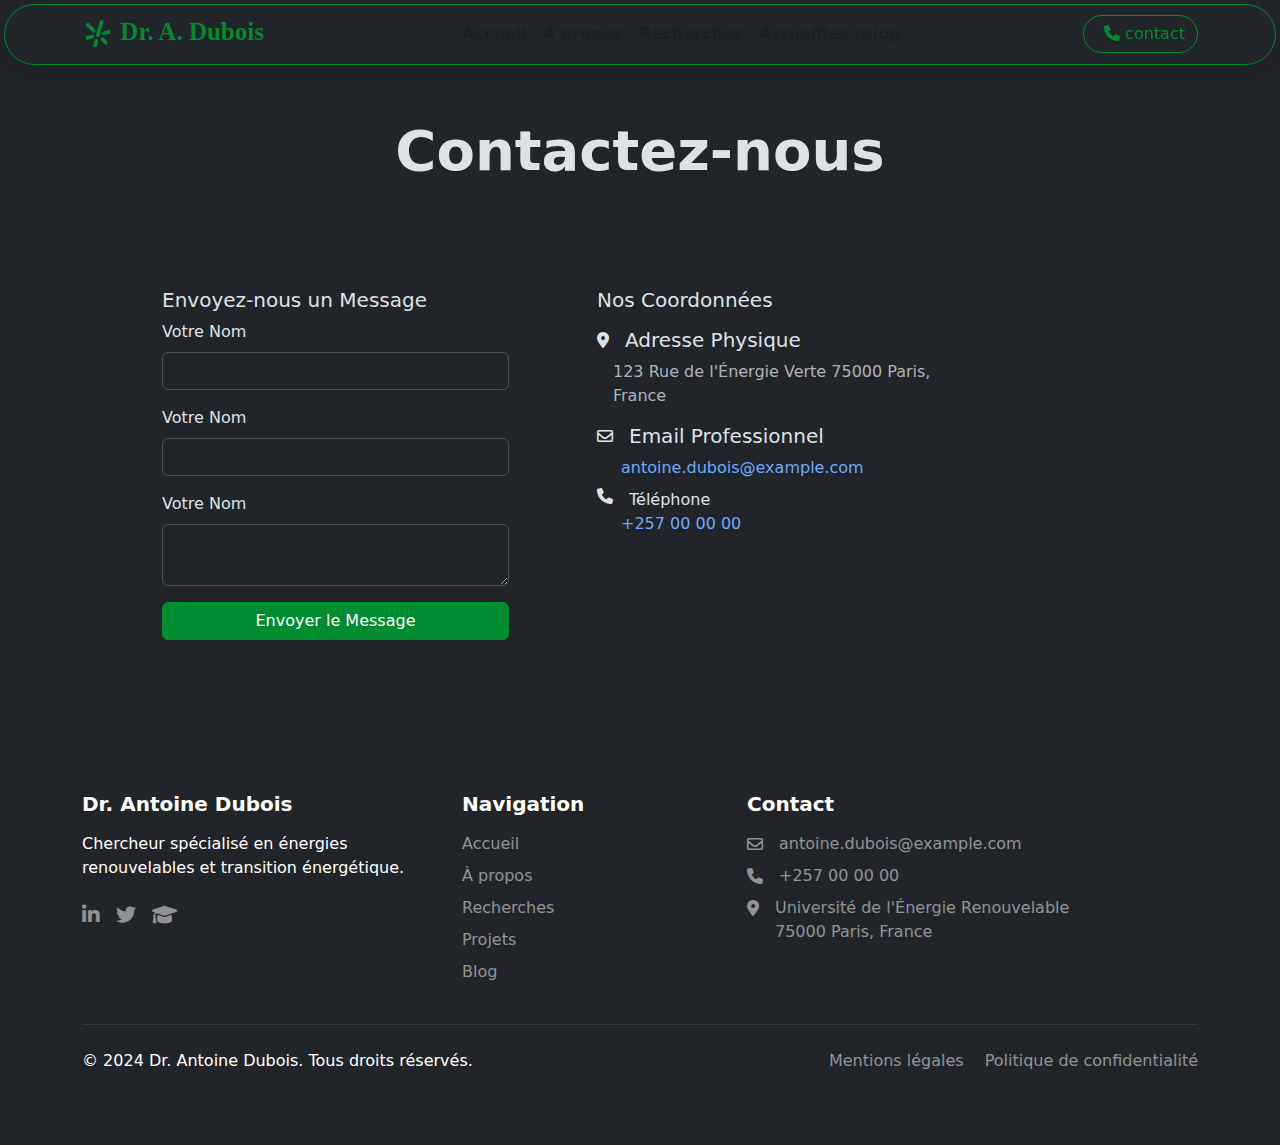
<file: contact.html>
<!DOCTYPE html>
<html lang="fr" data-bs-theme="dark">

<head>
    <meta charset="UTF-8">
    <meta name="viewport" content="width=device-width, initial-scale=1.0">
    <link rel="shortcut icon" href="assets/img/logo.svg" type="image/x-icon">
    <!-- styles personnalises -->
    <link rel="stylesheet" href="assets/css/custom.css">
    <!-- styles -->
    <link href="assets/css/bootstrap.min.css" rel="stylesheet">


    <!-- Font Awesome -->
    <link href="https://cdnjs.cloudflare.com/ajax/libs/font-awesome/6.0.0/css/all.min.css" rel="stylesheet" />
    <!-- Google Fonts -->
    <link
        href="https://fonts.googleapis.com/css2?family=Playfair+Display:wght@700&family=Roboto:wght@400;700&display=swap"
        rel="stylesheet">
    <title>Dr. A. Dubois</title>
</head>

<body>

    <!-- navbar debut-->
    <nav class="navbar navbar-expand-lg shadow navbar-light bg-body border border-success rounded-pill m-1 sticky-top">
        <div class="container ">
            <a class="navbar-brand logo" href="#">
                <img class="image" src="assets/img/logo.svg"></img>
                <span class="text">Dr. A. Dubois</span>
            </a>

            <!-- Bouton -->
            <button class="navbar-toggler d-lg-none" type="button" data-bs-toggle="offcanvas"
                data-bs-target="#offcanvasNavbar">
                <i class="fa-solid fa-ellipsis-vertical fs-2"></i>
                <!-- <span class="navbar-toggler-icon" ></span> -->
            </button>

            <!-- Menu  -->

            <div class="d-none d-lg-flex text-center">

                <ul class="navbar-nav me-auto mb-2 mb-lg-0">
                    <li class="nav-item">
                        <a class="nav-link" href="index.html">Accueil</a>
                    </li>
                    <li class="nav-item">
                        <a class="nav-link" href="about.html">A propos</a>
                    </li>
                    <li class="nav-item">
                        <a href="publication.html" class="nav-link">Recherches</a>
                    </li>
                    <!-- <li class="nav-item">
                        <a href="projects.html" class="nav-link">Projects</a>
                    </li> -->
                    <li class="nav-item">
                        <a href="blog.html" class="nav-link">Actualites /blog</a>
                    </li>
                </ul>
            </div>
            <div class="d-none d-lg-flex">
                <a href="contact.html" class="btn btn-outline-success rounded-pill">
                    <i class="ms-2 fas fa-phone"></i>
                    contact
                    
                </a>
            </div>

            <!-- Offcanvas -->
            <div class="offcanvas offcanvas-end d-lg-none" tabindex="-1" id="offcanvasNavbar">
                <div class="offcanvas-header">
                    <h5 class="offcanvas-title">Menu</h5>
                    <button type="button" class="btn-close" data-bs-dismiss="offcanvas"></button>
                </div>
                <div class="offcanvas-body">
                    <ul class="navbar-nav">
                        <li class="nav-item">
                            <a class="nav-link active" href="index.html">Accueil</a>
                        </li>
                        <li class="nav-item">
                            <a class="nav-link" href="about.html">A propos</a>
                        </li>
                        <li class="nav-item">
                            <a href="publication.html" class="nav-link">Recherches</a>
                        </li>
                        <li class="nav-item">
                            <a href="projects.html" class="nav-link">Projects</a>
                        </li>
                        <li class="nav-item">
                            <a href="blog.html" class="nav-link">Actualites /blog</a>
                        </li>
                    </ul>
                    <div class="d-flex mt-3">
                        <a href="contact.html" class="btn btn-outline-success w-100">Contact</a>
                    </div>
                    <div class="position-absolute bottom-0">
                        <div class="d-flex justify-content-center">
                            <p class="" style="margin-left: 7rem;">Made by <a href="mailto:calvinmutimanwa9@gmail.com" target="_blank" class=" btn-link">calvindev</a> </p>
                        </div>
                        
                    </div>
                </div>
            </div>
        </div>
    </nav>
    <!-- navbar fin -->

    <!-- contact -->
    <section class="py-5">
        <div class="container">
            <div class="text-center">
                <h1 class="display-4 fw-semibold">Contactez-nous</h1>
            </div>
            <div class="row px-lg-5 mt-4 gy-5">
                <div class="col-lg-5">
                    <div class="card p-lg-3 border-0 shadow-l">
                        <div class="card-body">
                            <h5 class="card-title">Envoyez-nous un Message</h5>
                            <div class="mb-3">
                                <label for="" class="form-label">Votre Nom</label>
                                <input type="text" class="form-control">
                            </div>
                            <div class="mb-3">
                                <label for="" class="form-label">Votre Nom</label>
                                <input type="text" class="form-control">
                            </div>
                            <div class="mb-3">
                                <label for="" class="form-label">Votre Nom</label>
                                <textarea name="" class="form-control" id="" cols="30"></textarea>
                            </div>
                            <div>
                                <button class="btn btn-success w-100">Envoyer le Message</button>
                            </div>
                        </div>
                    </div>
                </div>
                <div class="col-lg-5">
                    <div class="card p-lg-3 border-0 shadow-l">
                        <div class="card-body">
                            <h5 class="card-title">Nos Coordonnées</h5>
                            <div>
                                <div class="mt-3">
                                    <div class="mb-2">
                                        <span class=" d-flex align-items-start">
                                            <i class="fas fa-map-marker-alt me-3 mt-1"></i>
                                            <h5>Adresse Physique</h5>
                                        </span>
                                        <p class="text-muted ms-3">123 Rue de l'Énergie Verte 75000 Paris, France</p>
                                    </div>
                                    <div class="mb-2">
                                        <span class="d-flex align-items-start ">
                                            <i class="far fa-envelope me-3 mt-1"></i>
                                            <h5>Email Professionnel</h5>
                                        </span>
                                        <a href="mailto:antoine.dubois@example.com"
                                            class="ms-4 text-decoration-none hover-white d-flex align-items-center">

                                            antoine.dubois@example.com
                                        </a>
                                    </div>
                                    <div class="mb-2">
                                        <span class="d-flex align-items-start">
                                            <i class="fas fa-phone me-3"></i>
                                            Téléphone
                                        </span>
                                        <a href="tel:+2570000000"
                                            class="ms-4 text-decoration-none hover-white d-flex align-items-center">

                                            +257 00 00 00
                                        </a>
                                    </div>

                                </div>
                            </div>
                        </div>
                    </div>
                </div>
            </div>
        </div>
    </section>
    <!-- contact -->

    <!-- footer debut -->
    <footer class="bg-dark text-white py-5">
        <div class="container py-4">
            <div class="row g-4">
                <!-- Présentation -->
                <div class="col-lg-4">
                    <h5 class="fw-bold mb-3">Dr. Antoine Dubois</h5>
                    <p class="mb-4">Chercheur spécialisé en énergies renouvelables et transition énergétique.</p>
                    <div class="d-flex gap-3">
                        <a href="#" class="text-white-50 hover-white" aria-label="LinkedIn">
                            <i class="fab fa-linkedin-in fa-lg"></i>
                        </a>
                        <a href="#" class="text-white-50 hover-white" aria-label="Twitter">
                            <i class="fab fa-twitter fa-lg"></i>
                        </a>
                        <a href="#" class="text-white-50 hover-white" aria-label="Google Scholar">
                            <i class="fas fa-graduation-cap fa-lg"></i>
                        </a>
                    </div>
                </div>

                <!-- Liens rapides -->
                <div class="col-lg-2">
                    <h5 class="fw-bold mb-3">Navigation</h5>
                    <ul class="list-unstyled">
                        <li class="mb-2"><a href="index.html"
                                class="text-white-50 text-decoration-none hover-white">Accueil</a></li>
                        <li class="mb-2"><a href="about.html" class="text-white-50 text-decoration-none hover-white">À
                                propos</a></li>
                        <li class="mb-2"><a href="publication.html"
                                class="text-white-50 text-decoration-none hover-white">Recherches</a></li>
                        <li class="mb-2"><a href="projects.html"
                                class="text-white-50 text-decoration-none hover-white">Projets</a></li>
                        <li class="mb-2"><a href="blog.html"
                                class="text-white-50 text-decoration-none hover-white">Blog</a></li>
                    </ul>
                </div>

                <!-- Contact -->
                <div class="col-lg-5 offset-lg-1">
                    <h5 class="fw-bold mb-3">Contact</h5>
                    <ul class="list-unstyled">
                        <li class="mb-2">
                            <a href="mailto:antoine.dubois@example.com"
                                class="text-white-50 text-decoration-none hover-white d-flex align-items-center">
                                <i class="far fa-envelope me-3"></i>
                                antoine.dubois@example.com
                            </a>
                        </li>
                        <li class="mb-2">
                            <a href="tel:+2570000000"
                                class="text-white-50 text-decoration-none hover-white d-flex align-items-center">
                                <i class="fas fa-phone me-3"></i>
                                +257 00 00 00
                            </a>
                        </li>
                        <li class="mb-2">
                            <span class="text-white-50 d-flex align-items-start">
                                <i class="fas fa-map-marker-alt me-3 mt-1"></i>
                                Université de l'Énergie Renouvelable<br>75000 Paris, France
                            </span>
                        </li>
                    </ul>
                </div>
            </div>

            <hr class="my-4 border-secondary">

            <div class="row align-items-center">
                <div class="col-md-6 text-center text-md-start">
                    <p class="mb-0">© 2024 Dr. Antoine Dubois. Tous droits réservés.</p>
                </div>
                <div class="col-md-6 text-center text-md-end">
                    <a href="mentions-legales.html" class="text-white-50 text-decoration-none hover-white me-3">Mentions
                        légales</a>
                    <a href="confidentialite.html" class="text-white-50 text-decoration-none hover-white">Politique de
                        confidentialité</a>
                </div>
            </div>
        </div>
    </footer>
    <!-- footer fin -->

    <!-- js -->
    <script src="assets/js/cusom.js"></script>
    <script src="assets/js/bootstrap.bundle.min.js"></script>
</body>

</html>
</file>
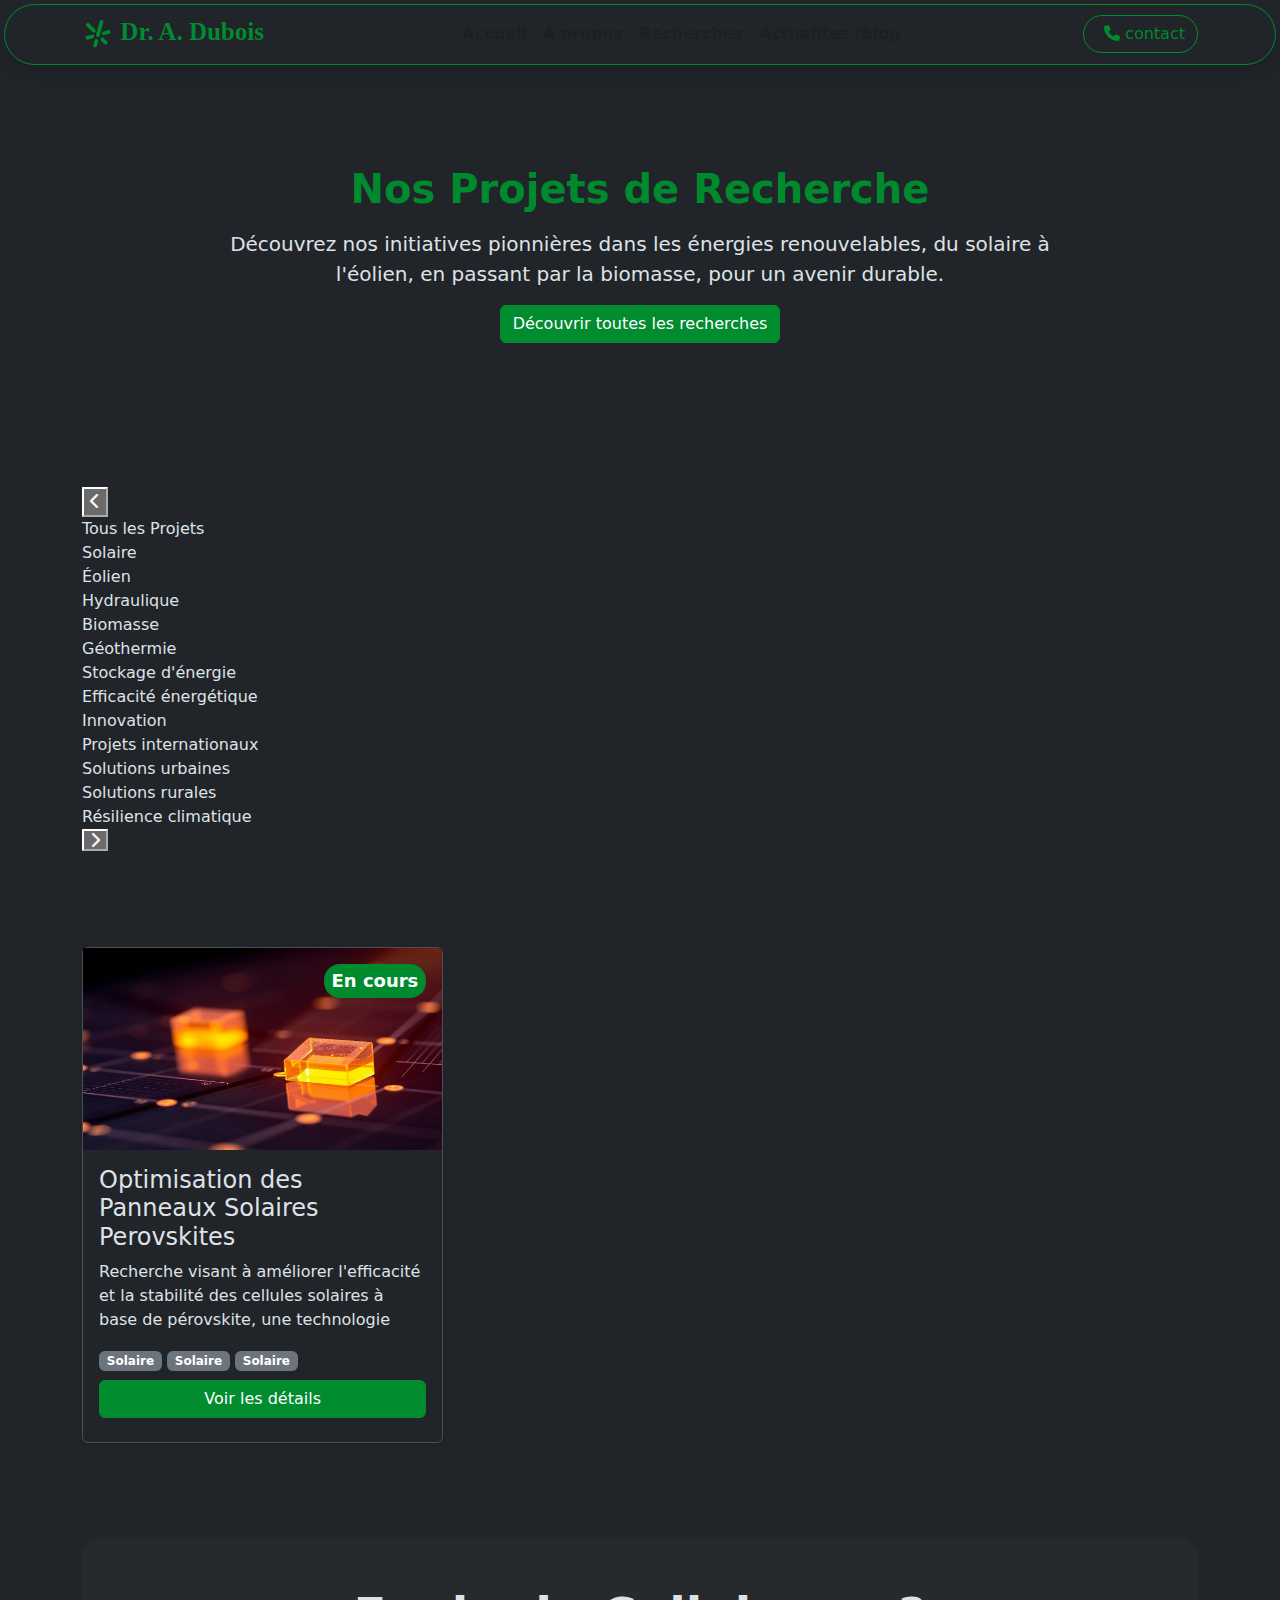
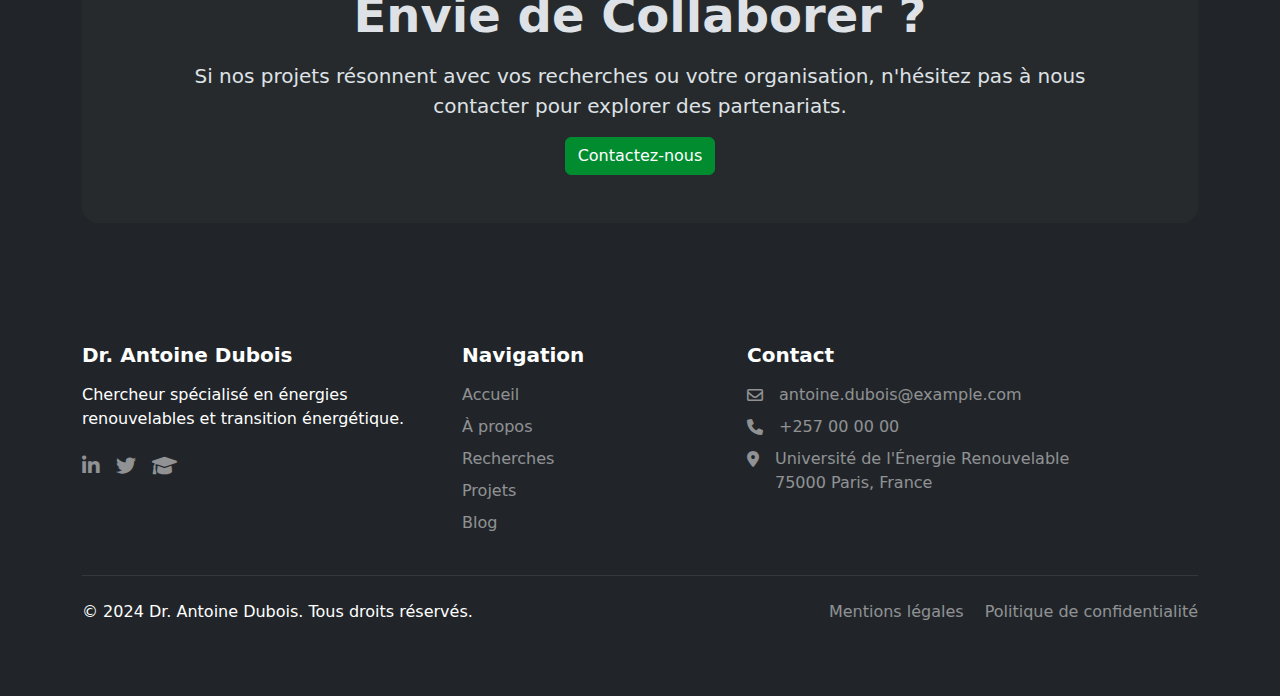
<file: projects.html>
<!DOCTYPE html>
<html lang="fr" data-bs-theme="dark">

<head>
    <meta charset="UTF-8">
    <meta name="viewport" content="width=device-width, initial-scale=1.0">
    <link rel="shortcut icon" href="assets/img/logo.svg" type="image/x-icon">
    <!-- styles personnalises -->
    <link rel="stylesheet" href="assets/css/custom.css">
    <!-- styles -->
    <link href="assets/css/bootstrap.min.css" rel="stylesheet">


    <!-- Font Awesome -->
    <link href="https://cdnjs.cloudflare.com/ajax/libs/font-awesome/6.0.0/css/all.min.css" rel="stylesheet" />
    <!-- Google Fonts -->
    <link
        href="https://fonts.googleapis.com/css2?family=Playfair+Display:wght@700&family=Roboto:wght@400;700&display=swap"
        rel="stylesheet">
    <title>Dr. A. Dubois</title>
</head>

<body>

    <!-- navbar debut-->
    <nav class="navbar navbar-expand-lg shadow navbar-light bg-body border border-success rounded-pill m-1 sticky-top">
        <div class="container ">
            <a class="navbar-brand logo" href="#">
                <img class="image" src="assets/img/logo.svg"></img>
                <span class="text">Dr. A. Dubois</span>
            </a>

            <!-- Bouton -->
            <button class="navbar-toggler d-lg-none" type="button" data-bs-toggle="offcanvas"
                data-bs-target="#offcanvasNavbar">
                <i class="fa-solid fa-ellipsis-vertical fs-2"></i>
                <!-- <span class="navbar-toggler-icon" ></span> -->
            </button>

            <!-- Menu  -->

            <div class="d-none d-lg-flex text-center">

                <ul class="navbar-nav me-auto mb-2 mb-lg-0">
                    <li class="nav-item">
                        <a class="nav-link" href="index.html">Accueil</a>
                    </li>
                    <li class="nav-item">
                        <a class="nav-link" href="about.html">A propos</a>
                    </li>
                    <li class="nav-item">
                        <a href="publication.html" class="nav-link">Recherches</a>
                    </li>
                    <!-- <li class="nav-item">
                        <a href="projects.html" class="nav-link">Projects</a>
                    </li> -->
                    <li class="nav-item">
                        <a href="blog.html" class="nav-link">Actualites /blog</a>
                    </li>
                </ul>
            </div>
            <div class="d-none d-lg-flex">
                <a href="contact.html" class="btn btn-outline-success rounded-pill">
                    <i class="ms-2 fas fa-phone"></i>
                    contact
                    
                </a>
            </div>

            <!-- Offcanvas -->
            <div class="offcanvas offcanvas-end d-lg-none" tabindex="-1" id="offcanvasNavbar">
                <div class="offcanvas-header">
                    <h5 class="offcanvas-title">Menu</h5>
                    <button type="button" class="btn-close" data-bs-dismiss="offcanvas"></button>
                </div>
                <div class="offcanvas-body">
                    <ul class="navbar-nav">
                        <li class="nav-item">
                            <a class="nav-link active" href="index.html">Accueil</a>
                        </li>
                        <li class="nav-item">
                            <a class="nav-link" href="about.html">A propos</a>
                        </li>
                        <li class="nav-item">
                            <a href="publication.html" class="nav-link">Recherches</a>
                        </li>
                        <li class="nav-item">
                            <a href="projects.html" class="nav-link">Projects</a>
                        </li>
                        <li class="nav-item">
                            <a href="blog.html" class="nav-link">Actualites /blog</a>
                        </li>
                    </ul>
                    <div class="d-flex mt-3">
                        <a href="contact.html" class="btn btn-outline-success w-100">Contact</a>
                    </div>
                    <div class="position-absolute bottom-0">
                        <div class="d-flex justify-content-center">
                            <p class="" style="margin-left: 7rem;">Made by <a href="mailto:calvinmutimanwa9@gmail.com" target="_blank" class=" btn-link">calvindev</a> </p>
                        </div>
                        
                    </div>
                </div>
            </div>
        </div>
    </nav>
    <!-- navbar fin -->


    <!-- intro -->
    <section class="p-5">
        <div class="container">
            <div class="row">
                <div class="col align-self-center">
                    <div class=" text-center p-lg-3 py-lg-5 rounded-4">
                        <div class="text-success">
                            <h1 class="fw-semibold display-lg-5 mb-3">Nos Projets de Recherche</h1>
                        </div>
                        <div class="px-lg-5 d-flex justify-content-center">
                            <p style="font-size: 20px;" class="px-lg-5">Découvrez nos initiatives pionnières dans les
                                énergies
                                renouvelables, du
                                solaire à l'éolien, en passant par la biomasse, pour un avenir durable.
                            </p>
                        </div>

                        <div>
                            <a href="" class="btn btn-success">
                                Découvrir toutes les recherches
                            </a>
                        </div>
                    </div>
                </div>
            </div>

        </div>
    </section>
    <!-- intro -->

    <!-- defille des tags -->
    <section class="py-5">
        <div class="container">
            <div class="row">
                <!-- Défilement des tags -->
                <div class="tag-container">
                    <button class="scroll-btn left">
                        <i class="fas fa-chevron-left"></i>
                    </button>

                    <div class="tag-scroll-wrapper ">
                        <div class="tag">
                            <div class="tag-item active" data-filter="all">
                                Tous les Projets
                            </div>
                            <div class="tag-item" data-filter="solaire">
                                Solaire
                            </div>
                            <div class="tag-item" data-filter="eolien">
                                Éolien
                            </div>
                            <div class="tag-item" data-filter="hydraulique">
                                Hydraulique
                            </div>
                            <div class="tag-item" data-filter="biomasse">
                                Biomasse
                            </div>
                            <div class="tag-item" data-filter="geothermie">
                                Géothermie
                            </div>
                            <div class="tag-item" data-filter="stockage">
                                Stockage d'énergie
                            </div>
                            <div class="tag-item" data-filter="efficacite">
                                Efficacité énergétique
                            </div>
                            <div class="tag-item" data-filter="innovation">
                                Innovation
                            </div>
                            <div class="tag-item" data-filter="international">
                                Projets internationaux
                            </div>
                            <div class="tag-item" data-filter="urbain">
                                Solutions urbaines
                            </div>
                            <div class="tag-item" data-filter="rural">
                                Solutions rurales
                            </div>
                            <div class="tag-item" data-filter="resilience">
                                Résilience climatique
                            </div>
                        </div>
                    </div>

                    <button class="scroll-btn right d-none d-md-flex">
                        <i class="fas fa-chevron-right"></i>
                    </button>
                </div>
                <!-- Fin défilement des tags -->
            </div>
        </div>
    </section>
    <!-- defille des tags -->

    <!-- projects -->
    <section class="py-5">
        <div class="container">
            <div class="row g-3">
                <div class="col-sm-4">
                    <div data-tags="solaire stockage innovation international" class="project-card card border shadow-sm rounded">
                        <div class="ratio ratio-16x9 overflow-hidden ">
                            <img src="assets/img/projects/04.png" class="img-fluid" alt="...">

                        </div>
                        <span class="badge bg-success position-absolute p-2 fs-5px end-0 me-3 mt-3 rounded-4">En
                            cours</span>

                        <div class="card-body">
                            <h4 class="card-title">Optimisation des Panneaux Solaires Perovskites</h4>
                            <p class="card-text line-clamp-3">Recherche visant à améliorer l'efficacité et la stabilité
                                des cellules
                                solaires à base de pérovskite, une technologie</p>

                            <div>
                                <span class="badge bg-secondary">Solaire</span>
                                <span class="badge bg-secondary">Solaire</span>
                                <span class="badge bg-secondary">Solaire</span>
                            </div>
                            <div class="my-2">
                                <a href="#" class="btn btn-success w-100">Voir les détails</a>
                            </div>
                        </div>
                    </div>

                   
                </div>
                 <!-- reponse -->
                 <div class=" not-found  d-none">
                    <h5 class="text-center">Aucun element corespondant</h5>
                 </div>
            </div>
        </div>
    </section>

    <!-- projects -->

    <!-- collaborations -->
    <section class="p-5">
        <div class="container">
            <div class=" text-center p-3 py-5 rounded-4 statistique">
                <div class="">
                    <h1 class="fw-semibold display-5 mb-3">Envie de Collaborer ?</h1>
                </div>
                <div class="px-lg-5 d-flex justify-content-center">
                    <p class="px-lg-5" style="font-size: 20px;">Si nos projets résonnent avec vos recherches ou votre
                        organisation, n'hésitez pas
                        à nous contacter pour explorer des partenariats.
                    </p>
                </div>

                <div>
                    <a href="" class="btn btn-success">
                        Contactez-nous
                    </a>
                </div>
            </div>
        </div>
    </section>
    <!-- collaborations -->

    <!-- footer debut -->
  <footer class="bg-dark text-white py-5">
    <div class="container py-4">
        <div class="row g-4">
            <!-- Présentation -->
            <div class="col-lg-4">
                <h5 class="fw-bold mb-3">Dr. Antoine Dubois</h5>
                <p class="mb-4">Chercheur spécialisé en énergies renouvelables et transition énergétique.</p>
                <div class="d-flex gap-3">
                    <a href="#" class="text-white-50 hover-white" aria-label="LinkedIn">
                        <i class="fab fa-linkedin-in fa-lg"></i>
                    </a>
                    <a href="#" class="text-white-50 hover-white" aria-label="Twitter">
                        <i class="fab fa-twitter fa-lg"></i>
                    </a>
                    <a href="#" class="text-white-50 hover-white" aria-label="Google Scholar">
                        <i class="fas fa-graduation-cap fa-lg"></i>
                    </a>
                </div>
            </div>

            <!-- Liens rapides -->
            <div class="col-lg-2">
                <h5 class="fw-bold mb-3">Navigation</h5>
                <ul class="list-unstyled">
                    <li class="mb-2"><a href="index.html" class="text-white-50 text-decoration-none hover-white">Accueil</a></li>
                    <li class="mb-2"><a href="about.html" class="text-white-50 text-decoration-none hover-white">À propos</a></li>
                    <li class="mb-2"><a href="publication.html" class="text-white-50 text-decoration-none hover-white">Recherches</a></li>
                    <li class="mb-2"><a href="projects.html" class="text-white-50 text-decoration-none hover-white">Projets</a></li>
                    <li class="mb-2"><a href="blog.html" class="text-white-50 text-decoration-none hover-white">Blog</a></li>
                </ul>
            </div>

            <!-- Contact -->
            <div class="col-lg-5 offset-lg-1">
                <h5 class="fw-bold mb-3">Contact</h5>
                <ul class="list-unstyled">
                    <li class="mb-2">
                        <a href="mailto:antoine.dubois@example.com" class="text-white-50 text-decoration-none hover-white d-flex align-items-center">
                            <i class="far fa-envelope me-3"></i>
                            antoine.dubois@example.com
                        </a>
                    </li>
                    <li class="mb-2">
                        <a href="tel:+2570000000" class="text-white-50 text-decoration-none hover-white d-flex align-items-center">
                            <i class="fas fa-phone me-3"></i>
                            +257 00 00 00
                        </a>
                    </li>
                    <li class="mb-2">
                        <span class="text-white-50 d-flex align-items-start">
                            <i class="fas fa-map-marker-alt me-3 mt-1"></i>
                            Université de l'Énergie Renouvelable<br>75000 Paris, France
                        </span>
                    </li>
                </ul>
            </div>
        </div>
        
        <hr class="my-4 border-secondary">
        
        <div class="row align-items-center">
            <div class="col-md-6 text-center text-md-start">
                <p class="mb-0">© 2024 Dr. Antoine Dubois. Tous droits réservés.</p>
            </div>
            <div class="col-md-6 text-center text-md-end">
                <a href="mentions-legales.html" class="text-white-50 text-decoration-none hover-white me-3">Mentions légales</a>
                <a href="confidentialite.html" class="text-white-50 text-decoration-none hover-white">Politique de confidentialité</a>
            </div>
        </div>
    </div>
</footer>
    <!-- footer fin -->

    <!-- js -->
    <script src="assets/js/cusom.js"></script>
    <script src="assets/js/bootstrap.bundle.min.js"></script>
</body>

</html>
</file>
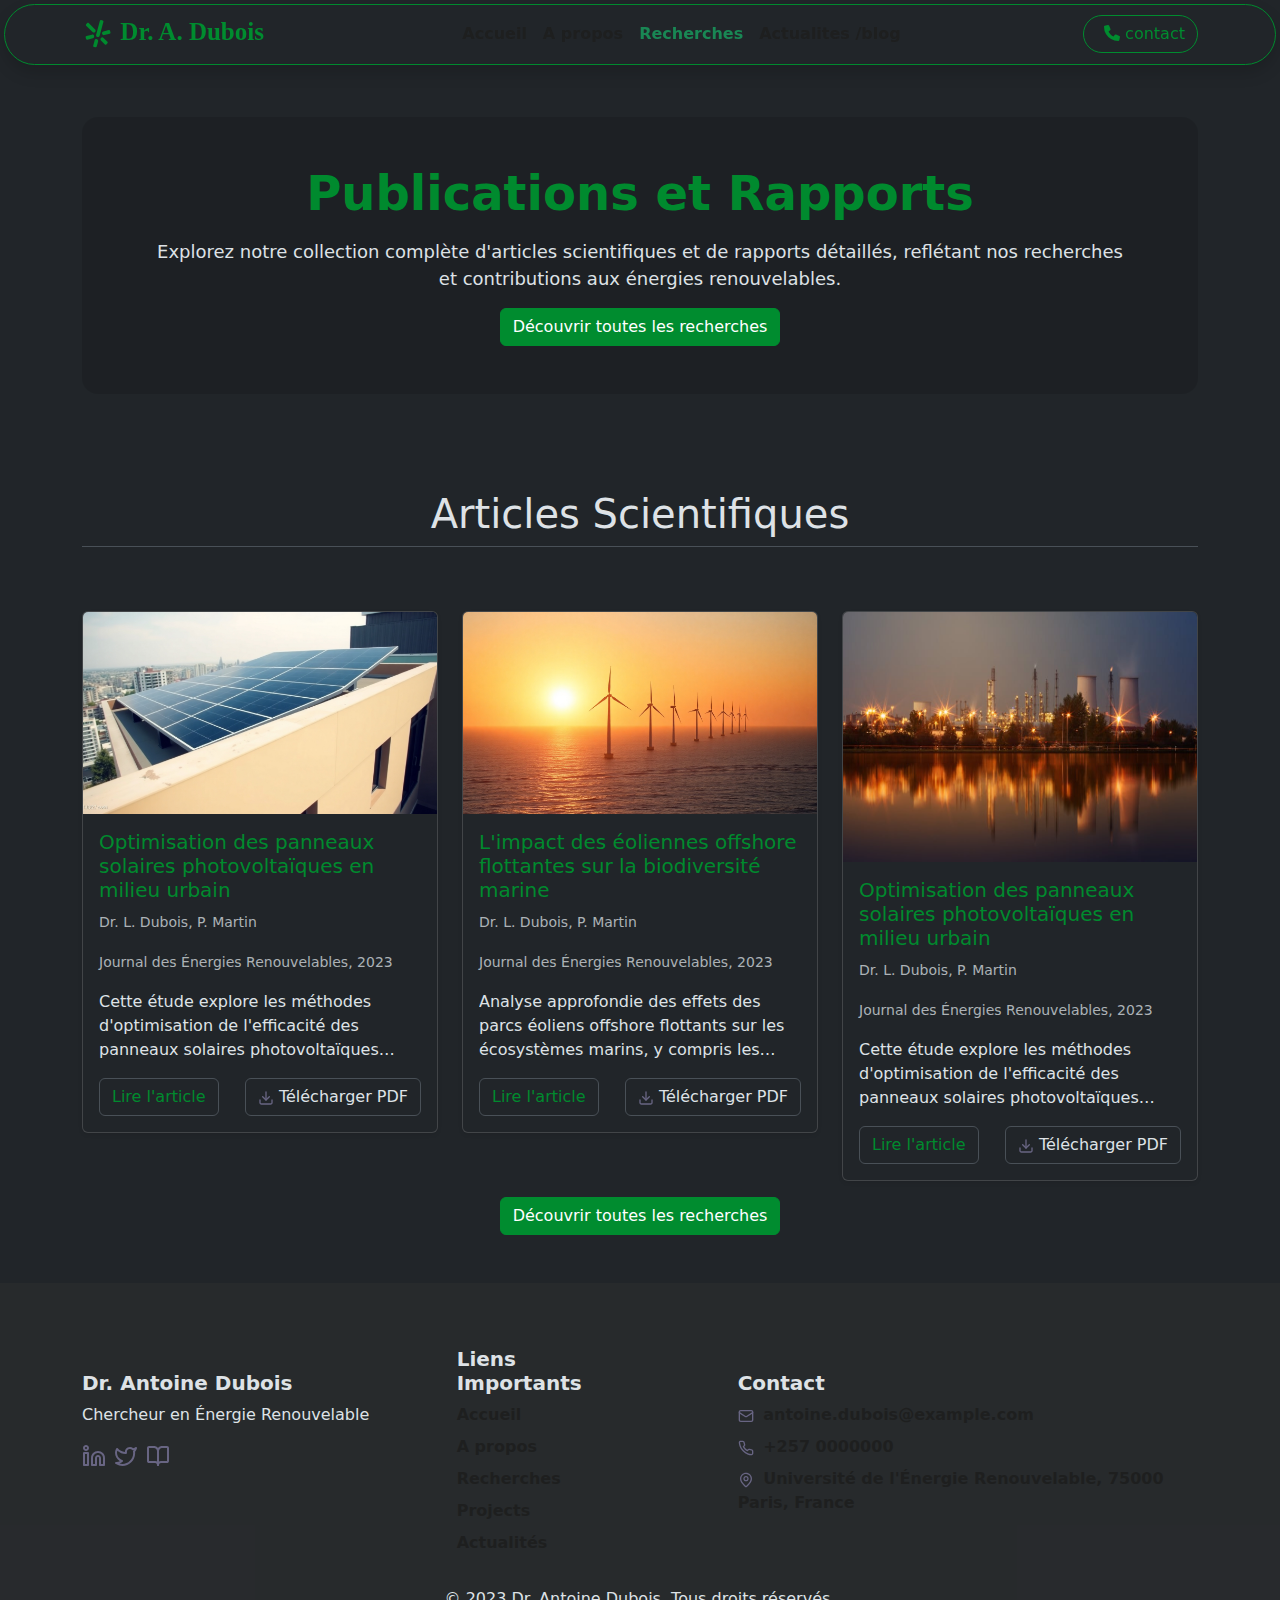
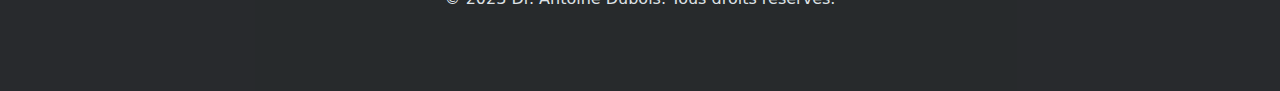
<file: publication.html>
<!DOCTYPE html>
<html lang="fr" data-bs-theme="dark">

<head>
    <meta charset="UTF-8">
    <meta name="viewport" content="width=device-width, initial-scale=1.0">
    <link rel="shortcut icon" href="assets/img/logo.svg" type="image/x-icon">
    <!-- styles personnalises -->
    <link rel="stylesheet" href="assets/css/custom.css">
    <!-- styles -->
    <link href="assets/css/bootstrap.min.css" rel="stylesheet">


    <!-- Font Awesome -->
    <link href="https://cdnjs.cloudflare.com/ajax/libs/font-awesome/6.0.0/css/all.min.css" rel="stylesheet" />
    <!-- Google Fonts -->
    <link
        href="https://fonts.googleapis.com/css2?family=Playfair+Display:wght@700&family=Roboto:wght@400;700&display=swap"
        rel="stylesheet">
    <title>Dr. A. Dubois</title>
</head>

<body>

    <!-- navbar debut-->
    <nav class="navbar navbar-expand-lg shadow navbar-light bg-body border border-success rounded-pill m-1 sticky-top">
        <div class="container ">
            <a class="navbar-brand logo" href="#">
                <img class="image" src="assets/img/logo.svg"></img>
                <span class="text">Dr. A. Dubois</span>
            </a>

            <!-- Bouton -->
            <button class="navbar-toggler d-lg-none" type="button" data-bs-toggle="offcanvas"
                data-bs-target="#offcanvasNavbar">
                <i class="fa-solid fa-ellipsis-vertical fs-2"></i>
                <!-- <span class="navbar-toggler-icon" ></span> -->
            </button>

            <!-- Menu  -->

            <div class="d-none d-lg-flex text-center">

                <ul class="navbar-nav me-auto mb-2 mb-lg-0">
                    <li class="nav-item">
                        <a class="nav-link" href="index.html">Accueil</a>
                    </li>
                    <li class="nav-item">
                        <a class="nav-link" href="about.html">A propos</a>
                    </li>
                    <li class="nav-item">
                        <a href="publication.html" class="nav-link">Recherches</a>
                    </li>
                    <!-- <li class="nav-item">
                        <a href="projects.html" class="nav-link">Projects</a>
                    </li> -->
                    <li class="nav-item">
                        <a href="blog.html" class="nav-link">Actualites /blog</a>
                    </li>
                </ul>
            </div>
            <div class="d-none d-lg-flex">
                <a href="contact.html" class="btn btn-outline-success rounded-pill">
                    <i class="ms-2 fas fa-phone"></i>
                    contact
                    
                </a>
            </div>

            <!-- Offcanvas -->
            <div class="offcanvas offcanvas-end d-lg-none" tabindex="-1" id="offcanvasNavbar">
                <div class="offcanvas-header">
                    <h5 class="offcanvas-title">Menu</h5>
                    <button type="button" class="btn-close" data-bs-dismiss="offcanvas"></button>
                </div>
                <div class="offcanvas-body">
                    <ul class="navbar-nav">
                        <li class="nav-item">
                            <a class="nav-link active" href="index.html">Accueil</a>
                        </li>
                        <li class="nav-item">
                            <a class="nav-link" href="about.html">A propos</a>
                        </li>
                        <li class="nav-item">
                            <a href="publication.html" class="nav-link">Recherches</a>
                        </li>
                        <li class="nav-item">
                            <a href="projects.html" class="nav-link">Projects</a>
                        </li>
                        <li class="nav-item">
                            <a href="blog.html" class="nav-link">Actualites /blog</a>
                        </li>
                    </ul>
                    <div class="d-flex mt-3">
                        <a href="contact.html" class="btn btn-outline-success w-100">Contact</a>
                    </div>
                    <div class="position-absolute bottom-0">
                        <div class="d-flex justify-content-center">
                            <p class="" style="margin-left: 7rem;">Made by <a href="mailto:calvinmutimanwa9@gmail.com" target="_blank" class=" btn-link">calvindev</a> </p>
                        </div>
                        
                    </div>
                </div>
            </div>
        </div>
    </nav>
    <!-- navbar fin -->

    <!-- intro -->
         <!-- publications -->
    <section class="p-5">
        <div class="container">
            <div class=" text-center p-3 py-5 rounded-4 bg-publication">
                <div class=" text-success">
                    <h1 class="fw-semibold display-5 mb-3">Publications et Rapports</h1>
                </div>
                <div class="px-5 ">
                    <p class="fs-5px">Explorez notre collection complète d'articles scientifiques et de rapports détaillés,
                        reflétant nos
                        recherches et contributions aux énergies renouvelables.
                    </p>
                </div>

                <div>
                    <a href="" class="btn btn-success">
                        Découvrir toutes les recherches
                    </a>
                </div>
            </div>
        </div>
    </section>
    <!-- publications -->
    <!-- intro -->

        <!-- articless -->
        <section class="py-5">
            <div class="container">
                <div class="text-center border-bottom">
                    <h1 class="h1">Articles Scientifiques</h1>
                </div>
                <div class="row mt-5 gy-3">
                    <div class="col-lg-4">
                        <div class="card  shadow-sm">
                            <img src="assets/img/articles/article-4.png" class="card-img-top" alt="...">
                            <div class="card-body">
                                <h5 class="card-title text-success">Optimisation des panneaux solaires photovoltaïques en
                                    milieu urbain
                                </h5>
                                <p class="card-text">
                                    <small class="text-muted">
                                        Dr. L. Dubois, P. Martin
                                    </small>
                                </p>
                                <p class="card-text">
                                    <small class="text-muted">Journal des Énergies Renouvelables,
                                        2023</small>
                                </p>
    
    
                                <p class="card-text line-clamp-3">Cette étude explore les méthodes d'optimisation de
                                    l'efficacité des
                                    panneaux solaires photovoltaïques intégrés aux infrastructures urbaines, en considérant
                                    les contraintes d'ombrage et d'espace disponible</p>
                                <div class="d-flex justify-content-between">
                                    <a href="" class="btn btn-outline lire-plus border text-success">
                                        Lire l'article
                                    </a>
                                    <button class="btn border">
                                        <img src="assets/img/icons/article.svg" alt="" class="icon">
                                        Télécharger PDF
                                    </button>
                                </div>
                            </div>
                        </div>
                    </div>
                    <div class="col-lg-4">
                        <div class="card  shadow-sm">
                            <img src="assets/img/articles/article-1.png" class="card-img-top" alt="...">
                            <div class="card-body ">
                                <h5 class="card-title text-success">L'impact des éoliennes offshore flottantes sur la
                                    biodiversité marine
                                </h5>
                                <p class="card-text">
                                    <small class="text-muted">
                                        Dr. L. Dubois, P. Martin
                                    </small>
                                </p>
                                <p class="card-text">
                                    <small class="text-muted">Journal des Énergies Renouvelables,
                                        2023</small>
                                </p>
    
    
                                <p class="card-text line-clamp-3">Analyse approfondie des effets des parcs éoliens offshore
                                    flottants sur
                                    les écosystèmes marins, y compris les populations de poissons et les mammifères marins.
                                    La recherche propose des stratégies d'atténuation pour minimiser les perturbations
                                    écologiques tout en maximisant la production d'énergie.</p>
                                <div class="d-flex justify-content-between">
                                    <a href="" class="btn btn-outline lire-plus border text-success">
                                        Lire l'article
                                    </a>
                                    <button class="btn border">
                                        <img src="assets/img/icons/article.svg" alt="" class="icon">
                                        Télécharger PDF
                                    </button>
                                </div>
                            </div>
                        </div>
                    </div>
                    <div class="col-lg-4">
                        <div class="card  shadow-sm">
                            <img src="assets/img/articles/article-2.png" class="card-img-top" alt="..." height="250px">
                            <div class="card-body">
                                <h5 class="card-title text-success">Optimisation des panneaux solaires photovoltaïques en
                                    milieu urbain
                                </h5>
                                <p class="card-text">
                                    <small class="text-muted">
                                        Dr. L. Dubois, P. Martin
                                    </small>
                                </p>
                                <p class="card-text">
                                    <small class="text-muted">Journal des Énergies Renouvelables,
                                        2023</small>
                                </p>
    
    
                                <p class="card-text line-clamp-3">Cette étude explore les méthodes d'optimisation de
                                    l'efficacité des
                                    panneaux solaires photovoltaïques intégrés aux infrastructures urbaines, en considérant
                                    les contraintes d'ombrage et d'espace disponible</p>
                                <div class="d-flex justify-content-between">
                                    <a href="" class="btn btn-outline lire-plus border text-success">
                                        Lire l'article
                                    </a>
                                    <button class="btn border">
                                        <img src="assets/img/icons/article.svg" alt="" class="icon">
                                        Télécharger PDF
                                    </button>
                                </div>
                            </div>
                        </div>
                    </div>
                </div>
                <div class="d-flex align-items-center justify-content-center mt-3">
                    <a href="" class="btn btn-success">
                        Découvrir toutes les recherches
                    </a>
                </div>
            </div>
    
        </section>
        <!-- acticles -->   


    <!-- footer debut -->
    <footer class="statistique py-5">
        <div class="container py-3">
            <div class="row g-2">

                <div class=" col-lg-4 py-4">
                    <!-- <div class="mb-2">
                            <img src="assets/img/logo.svg" height="40px" alt="" class="">
                            <span class="text fs-2">Dr. A. Dubois</span>
                        </div> -->
                    <h5 class="fw-bold">Dr. Antoine Dubois</h5>
                    <p>
                        Chercheur en Énergie Renouvelable
                    </p>
                    <ul class="list-unstyled d-flex gap-2 ">

                        <li>
                            <a href="">
                                <img style="fill: #52A366FF;" src="assets/img/icons/social-1.svg" alt="">
                            </a>
                        </li>
                        <li>
                            <a href="">
                                <img style="fill: #52A366FF;" src="assets/img/icons/social-2.svg" alt="">
                            </a>
                        </li>
                        <li>
                            <a href="">
                                <img style="fill: #52A366FF;" src="assets/img/icons/social.svg" alt="">
                            </a>
                        </li>
                    </ul>
                </div>
                <!-- liens -->
                <div class=" col-lg-2 offset-lg-  mb-3">
                    <h5 class="fw-bold">Liens Importants</h5>
                    <ul class="list-unstyled">

                        <li class="mb-2">
                            <a href="" class="nav-link">Accueil</a>
                        </li>
                        <li class="mb-2">
                            <a href="" class="nav-link">A propos</a>
                        </li>
                        <li class="mb-2">
                            <a href="" class="nav-link">Recherches</a>
                        </li>
                        <li class="mb-2">
                            <a href="" class="nav-link">Projects</a>
                        </li>
                        <li class="mb-2">
                            <a href="" class="nav-link">Actualités</a>
                        </li>
                    </ul>
                </div>

                <div class="col-lg-5 offset-lg-1 mb-3 py-4">
                    <h5 class="fw-bold">Contact</h5>
                    <ul class="list-unstyled">
                        <li class="mb-2">
                            <a href="mailto:antoine.dubois@example.com" class="nav-link">
                                <img src="assets/img/icons/contact.svg" class="icon me-1" alt="">
                                antoine.dubois@example.com
                            </a>
                        </li>
                        <li class="mb-2">
                            <a href="" class="nav-link">
                                <img src="assets/img/icons/contact-2.svg" alt="" class="icon me-1">
                                +257 0000000
                            </a>
                        </li>
                        <li class="mb-2">
                            <a href="" class="nav-link">
                                <img src="assets/img/icons/contact-1.svg" alt="" class="icon me-1">
                                Université de l'Énergie Renouvelable, 75000 Paris, France
                            </a>
                        </li>

                    </ul>
                </div>
            </div>
            <div class="row">
                <div class="col text-center">
                    <p>© 2023 Dr. Antoine Dubois. Tous droits réservés.</p>
                </div>
            </div>
        </div>
    </footer>
    <!-- footer fin -->

    <!-- js -->
    <script src="assets/js/cusom.js"></script>
    <script src="assets/js/bootstrap.bundle.min.js"></script>
</body>

</html>
</file>
<file: assets/css/custom.css>
/* menu */
body {
  font-family: 'Roboto', sans-serif;
  font-size: 16px;
  line-height: 1.6;
  color: #212529;
}
.fs-18{
  font-size: 18px; 
  line-height: 29px; 
  font-weight: 400; 
  color: #171A1FFF;
}

/* h1, h2, h3, h4, h5, h6 {
    font-family: 'Playfair Display', serif;
    font-weight: 700;
  }
   */
/* Image */
.image {
  width: 32px;
  height: 32px;
  border-radius: 0px 0px 0px 0px;
}

.text {
  width: 56px;
  font-family: cursive;
  font-size: 25px;
  line-height: 25px;
  font-weight: 700;
  color: #008C2FFF;
}


/* icones */
/* map-pin */
.icon {
  width: 16px;
  height: 16px;
  fill: #52A366FF;
}

.line-clamp-3 {
  display: -webkit-box;
  -webkit-line-clamp: 3;
  -webkit-box-orient: vertical;
  overflow: hidden;
}

[data-bs-theme=light] {
  .statistique {
    background: #EBFFF1FF;
  }

  .bg-publication {
    background: #FAFAFBFF;
  }

  /* Style lien actif */
  .nav-link.active {
    color: #198754 !important;
    font-weight: 600;
  }

  /* Effet hover */
  .nav-link:hover {
    color: #145c32;
  }
}

[data-bs-theme=dark] {
  .statistique {
    background: #32323267;
  }

  .bg-publication {
    background: #0000001c;
  }

  /* Style lien actif */
  .nav-link {
    color: #1e1f1f !important;
    font-weight: 600;
  }
  .nav-link.active{
    color: #198754 !important;
    font-weight: 600;
  }

  /* Effet hover */
  .nav-link:hover {
    color: #145c32;
  }
}

/* parcours */
.parcours{
  background: #FAFAFBFF;
}


/* parcours */
</file>
